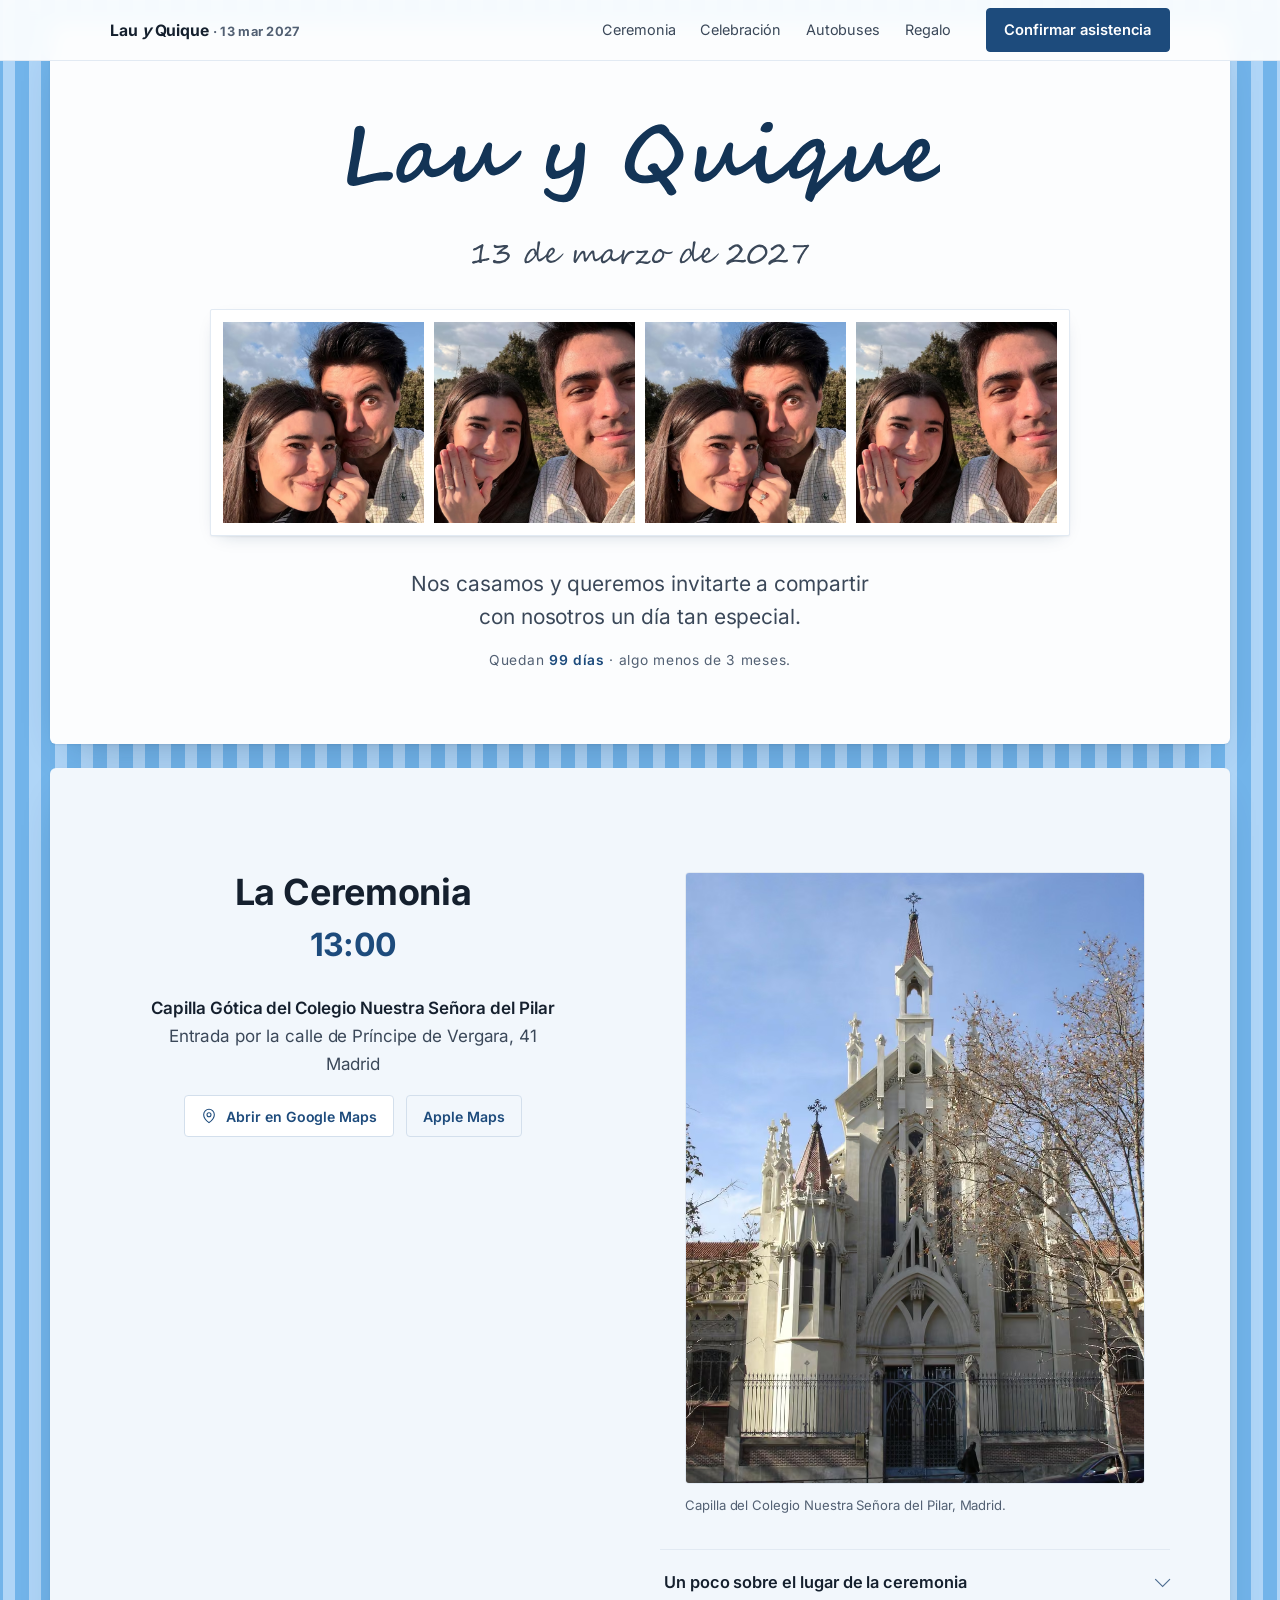
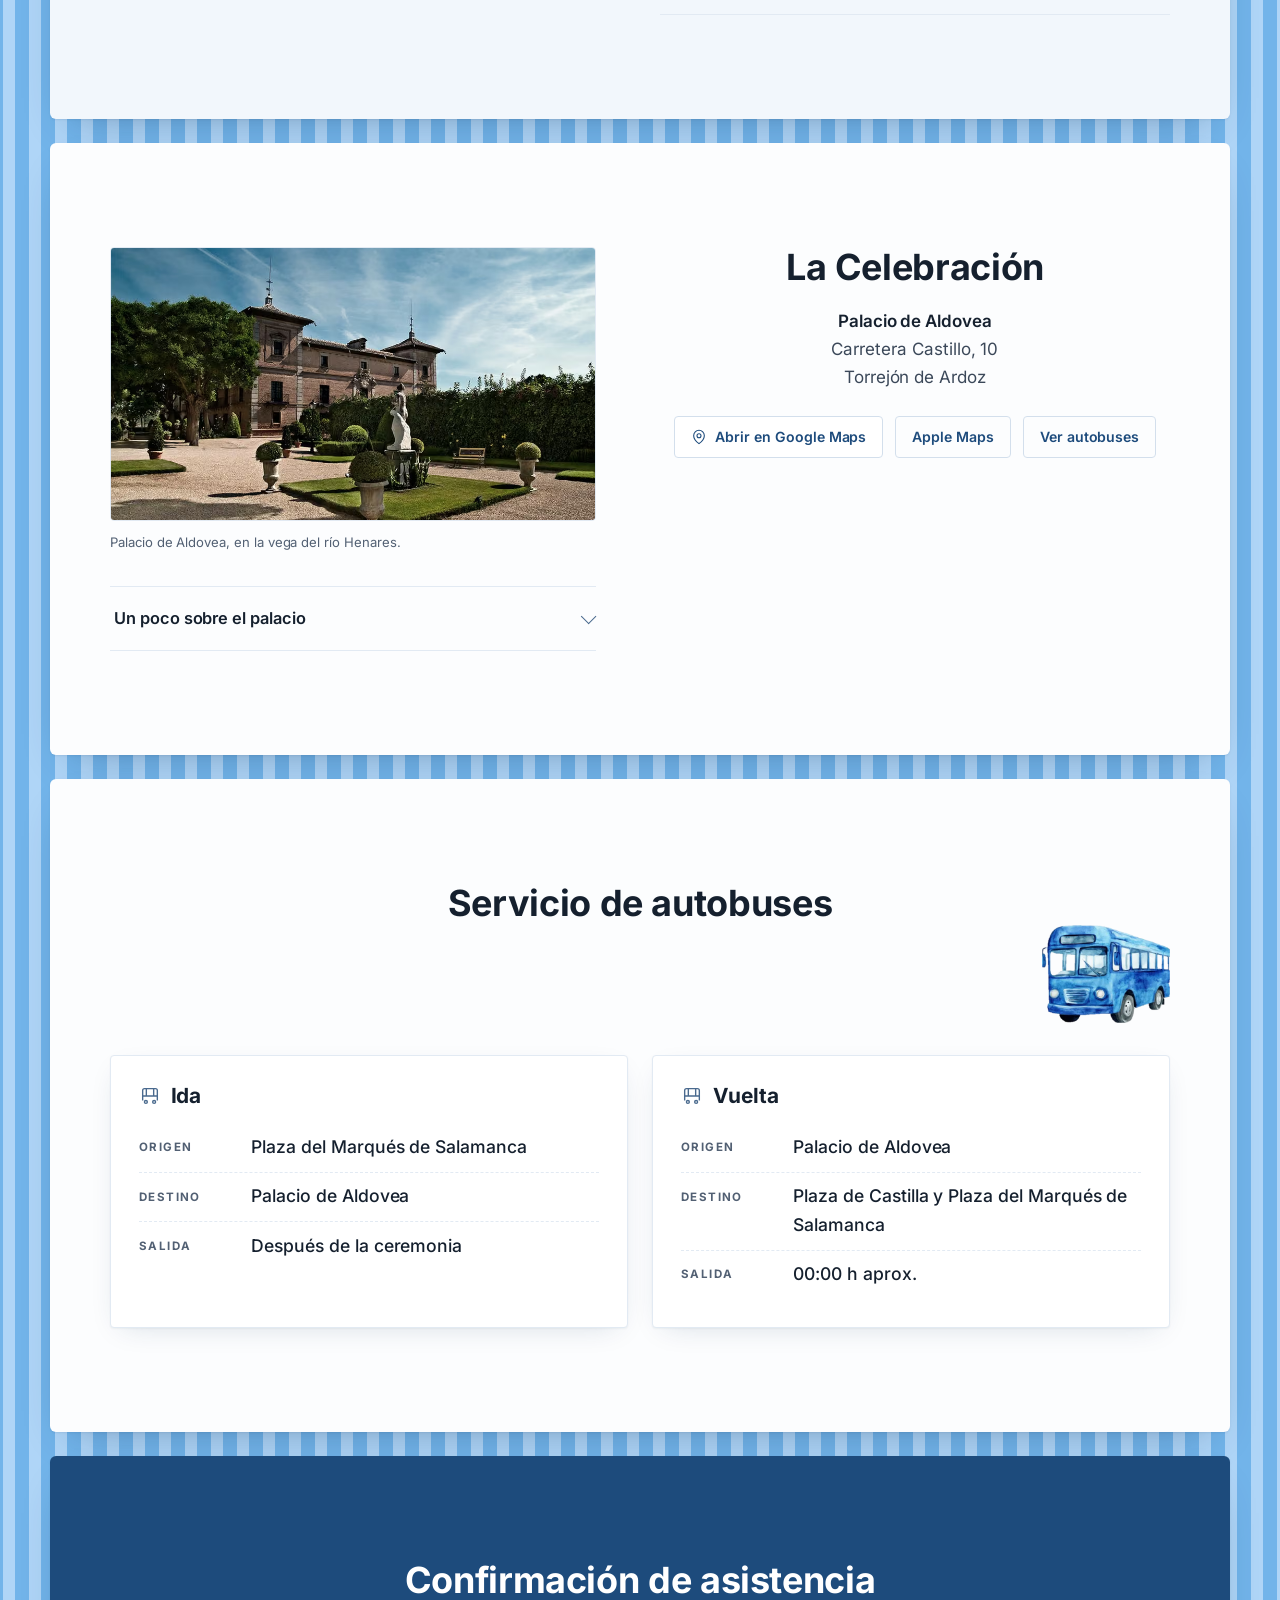
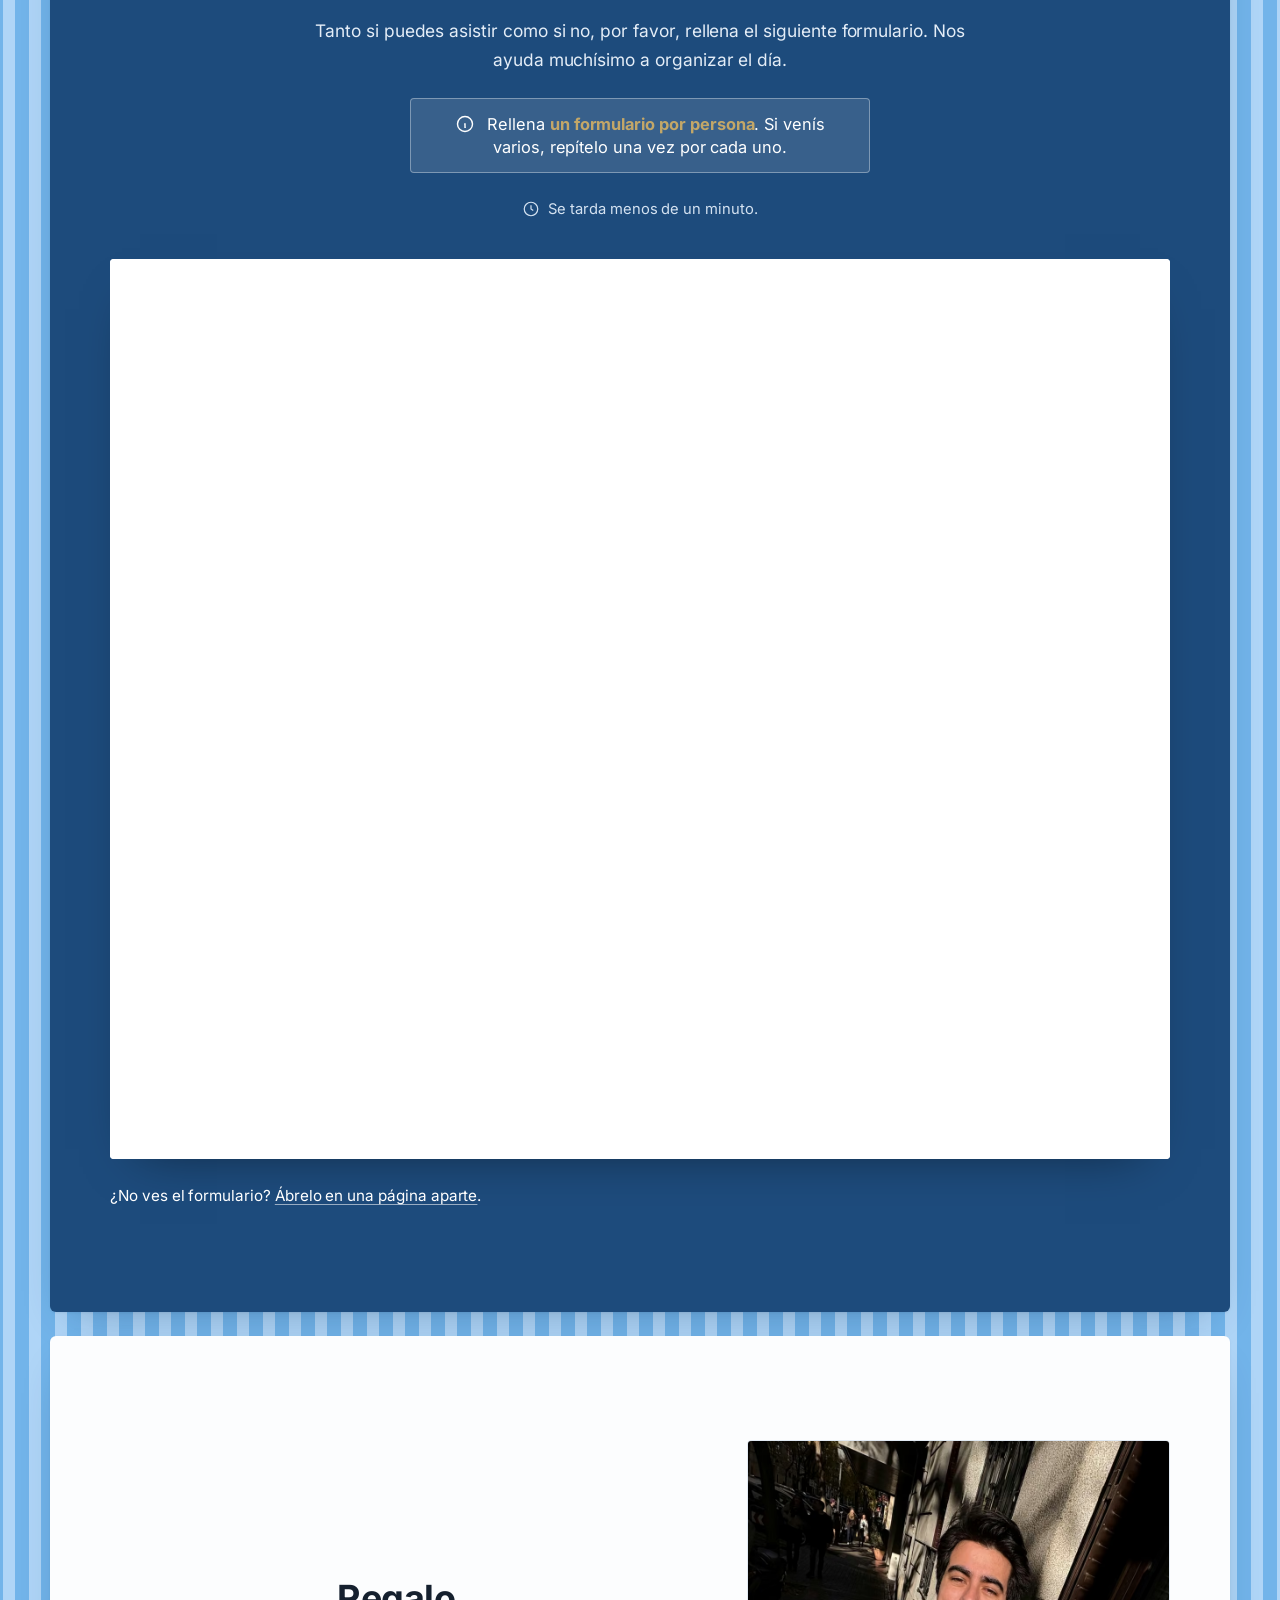
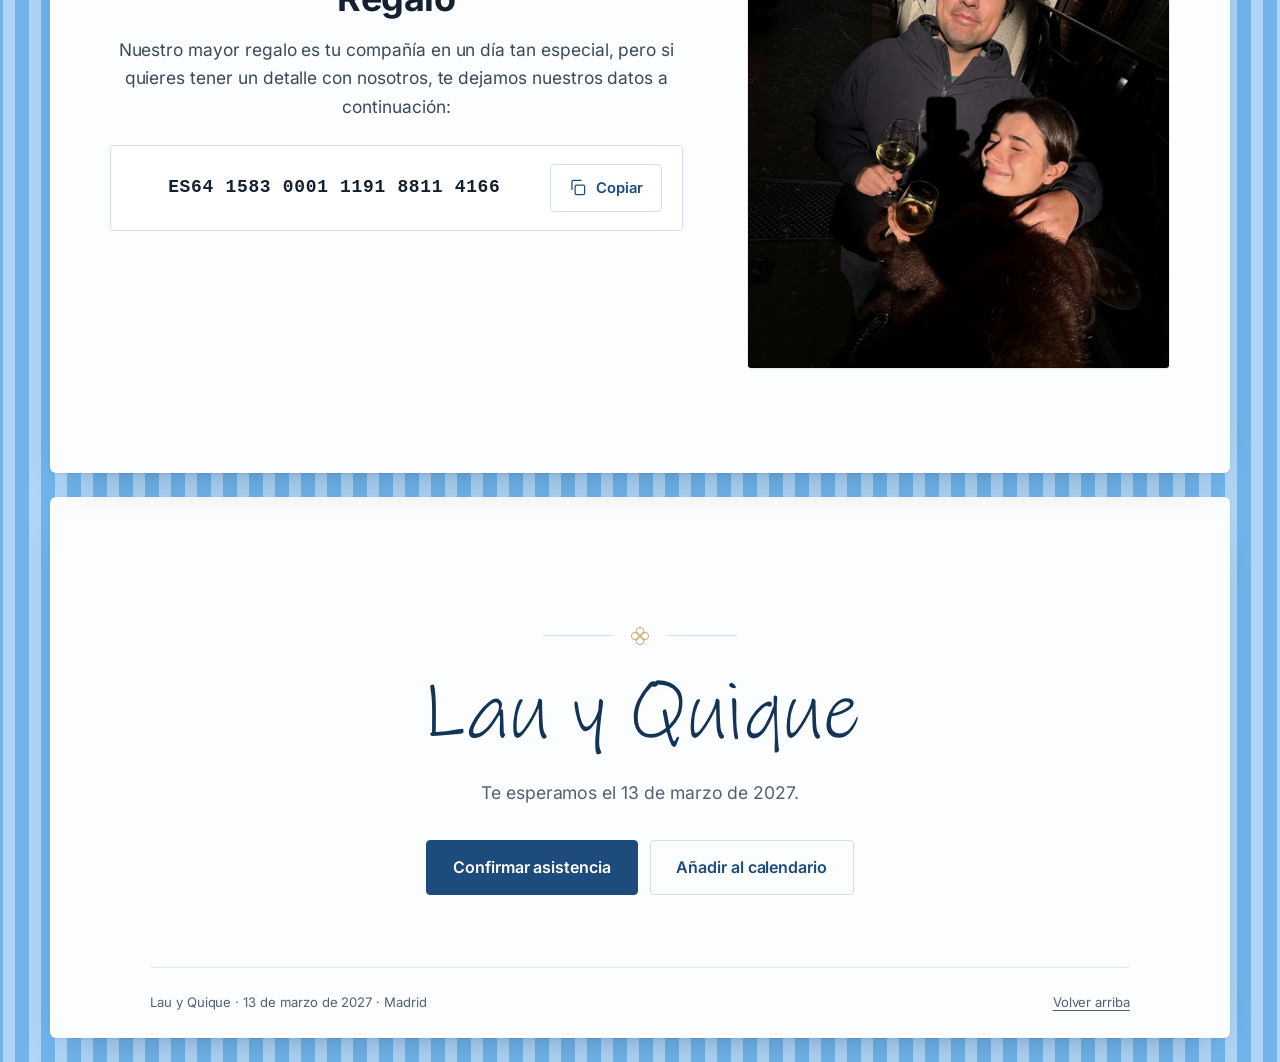
<file: index.html>
<!DOCTYPE html>
<html lang="es">
<head>
<meta charset="utf-8">
<meta name="viewport" content="width=device-width, initial-scale=1, viewport-fit=cover">
<title>Lau y Quique · 13 de marzo de 2027</title>
<meta name="description" content="Nos casamos el sábado 13 de marzo de 2027 en Madrid. Ceremonia a las 13:00 en la Capilla Gótica del Colegio Nuestra Señora del Pilar y celebración en el Palacio de Aldovea. Toda la información y confirmación de asistencia.">
<meta name="theme-color" content="#72B4EA">
<meta name="robots" content="noindex, nofollow">
<link rel="canonical" href="https://lauyquique.github.io/">

<!-- Vista previa al compartir por WhatsApp, correo o redes -->
<meta property="og:type" content="website">
<meta property="og:locale" content="es_ES">
<meta property="og:title" content="Lau y Quique · 13 de marzo de 2027">
<meta property="og:description" content="Nos casamos y queremos invitarte a compartir con nosotros un día tan especial.">
<meta property="og:image" content="assets/img/og-portada.jpg">
<meta property="og:image:width" content="1200">
<meta property="og:image:height" content="630">
<meta name="twitter:card" content="summary_large_image">

<link rel="icon" href="assets/img/favicon.svg" type="image/svg+xml">
<link rel="preload" href="assets/fonts/inter-latin.woff2" as="font" type="font/woff2" crossorigin>
<link rel="stylesheet" href="assets/css/estilo.css">

<!-- Datos estructurados: ayuda a que el buscador y el móvil entiendan el evento -->
<script type="application/ld+json">
{
  "@context": "https://schema.org",
  "@type": "Event",
  "name": "Boda de Lau y Quique",
  "startDate": "2027-03-13T13:00:00+01:00",
  "endDate": "2027-03-13T22:00:00+01:00",
  "eventAttendanceMode": "https://schema.org/OfflineEventAttendanceMode",
  "eventStatus": "https://schema.org/EventScheduled",
  "location": [
    {
      "@type": "Place",
      "name": "Capilla Gótica del Colegio Nuestra Señora del Pilar",
      "address": {
        "@type": "PostalAddress",
        "streetAddress": "Calle de Príncipe de Vergara, 41",
        "addressLocality": "Madrid",
        "addressCountry": "ES"
      }
    },
    {
      "@type": "Place",
      "name": "Palacio de Aldovea",
      "address": {
        "@type": "PostalAddress",
        "streetAddress": "Carretera Castillo, 10",
        "addressLocality": "Torrejón de Ardoz",
        "addressCountry": "ES"
      }
    }
  ]
}
</script>
</head>
<body>


<a class="saltar" href="#ceremonia">Ir directamente a la información principal</a>

<!-- ===================== BARRA SUPERIOR ===================== -->
<header class="barra" id="barra">
  <div class="contenedor barra__caja">
    <a class="barra__marca" href="#portada">Lau <em>y</em> Quique <span>· 13 mar 2027</span></a>
    <nav class="barra__nav" aria-label="Secciones de la web">
      <a href="#ceremonia">Ceremonia</a>
      <a href="#celebracion">Celebración</a>
      <a href="#autobuses">Autobuses</a>
      <a href="#regalo">Regalo</a>
    </nav>
    <a class="boton boton--principal" href="#confirmar">Confirmar<span class="barra__mas">&nbsp;asistencia</span></a>
  </div>
</header>

<main id="contenido">

<!-- ===================== 1. PORTADA =====================
     Composición de la diapositiva 1 del PowerPoint de la pareja:
     nombres y fecha en Segoe Script (convertidos a trazado), franja de fotos y frase. -->
<section class="portada" id="portada">
  <div class="contenedor">

    <h1 class="portada__nombres"><svg class="letra letra--nombres" viewBox="0 0 15415 3244" role="img" aria-label="Lau y Quique"><path fill="currentColor" d="M1334 2113Q1323 2128 1307.0 2139.0Q1291 2150 1273.0 2157.5Q1255 2165 1236.5 2168.5Q1218 2172 1203 2172H1052Q1006 2172 950.5 2180.0Q895 2188 838.0 2200.0Q781 2212 724.5 2227.0Q668 2242 619 2255Q538 2278 467.5 2295.0Q397 2312 346 2312Q302 2312 271.0 2300.5Q240 2289 220.5 2269.5Q201 2250 192.0 2225.0Q183 2200 183 2173Q183 2123 195.0 2050.5Q207 1978 223 1900Q227 1879 237.5 1818.5Q248 1758 261.5 1678.0Q275 1598 289.5 1507.0Q304 1416 317.0 1334.0Q330 1252 339.0 1187.5Q348 1123 351 1096Q356 1047 358.5 1003.0Q361 959 365.5 922.5Q370 886 378.0 857.0Q386 828 402.5 807.5Q419 787 446.0 776.5Q473 766 515 766Q553 766 577.0 779.0Q601 792 615.0 813.0Q629 834 634.5 860.5Q640 887 640 914Q640 924 634.0 960.5Q628 997 618.0 1050.5Q608 1104 595.5 1169.5Q583 1235 570.0 1303.0Q557 1371 545.5 1436.0Q534 1501 525 1553Q517 1601 504.5 1657.0Q492 1713 482 1770Q475 1812 467.5 1854.5Q460 1897 454.0 1935.0Q448 1973 444.5 2004.5Q441 2036 441 2056Q441 2067 443.0 2076.5Q445 2086 451 2086Q472 2086 506.0 2079.5Q540 2073 580.0 2063.0Q620 2053 662.5 2041.0Q705 2029 741 2018Q750 2016 775.0 2010.5Q800 2005 833.5 1998.0Q867 1991 904.5 1984.0Q942 1977 975.5 1971.0Q1009 1965 1035.0 1961.5Q1061 1958 1071 1958Q1085 1958 1122.0 1953.0Q1159 1948 1209 1948Q1289 1948 1325.0 1967.5Q1361 1987 1361 2036Q1361 2056 1354.5 2076.5Q1348 2097 1334 2113ZM2138 1456Q2138 1447 2134.5 1435.0Q2131 1423 2125.5 1412.5Q2120 1402 2113.0 1394.5Q2106 1387 2100 1387Q2034 1387 1979.5 1422.5Q1925 1458 1866 1519Q1833 1552 1795.5 1608.0Q1758 1664 1726.0 1727.0Q1694 1790 1673.0 1853.0Q1652 1916 1652 1964Q1652 1976 1653.5 1987.5Q1655 1999 1659.5 2008.0Q1664 2017 1672.0 2023.0Q1680 2029 1693 2029Q1731 2029 1779.0 2004.5Q1827 1980 1875.5 1940.5Q1924 1901 1969.5 1849.5Q2015 1798 2046 1744Q2084 1678 2111.0 1606.0Q2138 1534 2138 1456ZM3047 1559Q3047 1571 3042.5 1587.5Q3038 1604 3031.0 1620.5Q3024 1637 3015.5 1652.5Q3007 1668 2999 1679Q2994 1686 2983.0 1698.5Q2972 1711 2958.0 1726.5Q2944 1742 2926.5 1760.0Q2909 1778 2891 1796Q2833 1850 2773.5 1902.5Q2714 1955 2649.0 1995.5Q2584 2036 2513.0 2061.0Q2442 2086 2362 2086Q2328 2086 2293.0 2071.0Q2258 2056 2228.0 2030.0Q2198 2004 2175.5 1967.5Q2153 1931 2144 1889Q2126 1919 2097.0 1953.5Q2068 1988 2033.5 2022.0Q1999 2056 1962.0 2086.5Q1925 2117 1893 2139Q1871 2154 1839.5 2170.0Q1808 2186 1773.0 2199.5Q1738 2213 1702.5 2221.5Q1667 2230 1637 2230Q1589 2230 1553.0 2202.5Q1517 2175 1493.5 2135.0Q1470 2095 1458.5 2050.0Q1447 2005 1447 1969Q1447 1903 1466.5 1834.5Q1486 1766 1516.5 1701.0Q1547 1636 1584.5 1577.0Q1622 1518 1658 1472Q1696 1424 1749.0 1376.5Q1802 1329 1860.0 1291.5Q1918 1254 1974.5 1231.0Q2031 1208 2075 1208Q2099 1208 2124.5 1209.5Q2150 1211 2175.0 1214.0Q2200 1217 2223.0 1223.0Q2246 1229 2264 1238Q2276 1246 2290.5 1266.5Q2305 1287 2317.5 1310.5Q2330 1334 2339.0 1357.0Q2348 1380 2348 1393Q2348 1421 2339.5 1459.5Q2331 1498 2320.5 1540.0Q2310 1582 2301.0 1626.0Q2292 1670 2292 1710Q2292 1738 2300.0 1767.0Q2308 1796 2323.0 1819.5Q2338 1843 2359.0 1858.0Q2380 1873 2406 1873Q2465 1873 2523.0 1851.0Q2581 1829 2639.0 1790.5Q2697 1752 2755.0 1699.5Q2813 1647 2872 1586Q2874 1586 2888.0 1571.0Q2902 1556 2921.5 1538.0Q2941 1520 2962.5 1505.0Q2984 1490 3000 1490Q3029 1490 3038.0 1507.0Q3047 1524 3047 1559ZM4666 1428Q4666 1484 4626.5 1551.5Q4587 1619 4523.5 1687.0Q4460 1755 4381.5 1819.0Q4303 1883 4224.5 1932.5Q4146 1982 4076.0 2012.0Q4006 2042 3960 2042Q3896 2042 3851.5 2014.5Q3807 1987 3777.5 1941.5Q3748 1896 3731.0 1837.5Q3714 1779 3706 1717Q3691 1753 3666.0 1795.0Q3641 1837 3612.0 1878.0Q3583 1919 3553.5 1955.5Q3524 1992 3499 2018Q3464 2055 3422.0 2089.5Q3380 2124 3332.0 2150.0Q3284 2176 3230.5 2191.5Q3177 2207 3119 2207Q3070 2207 3032.5 2186.5Q2995 2166 2970.0 2133.0Q2945 2100 2932.5 2057.5Q2920 2015 2920 1972Q2920 1934 2926.5 1893.5Q2933 1853 2941.0 1811.5Q2949 1770 2956.5 1729.5Q2964 1689 2967 1651Q2969 1622 2971.0 1589.0Q2973 1556 2975.0 1522.5Q2977 1489 2980.5 1455.5Q2984 1422 2989 1393Q2993 1372 3000.5 1353.0Q3008 1334 3022.0 1319.5Q3036 1305 3057.5 1296.5Q3079 1288 3110 1288Q3173 1288 3198.5 1325.5Q3224 1363 3224 1439Q3224 1462 3221.0 1492.0Q3218 1522 3213.0 1554.5Q3208 1587 3201.5 1620.0Q3195 1653 3187 1683Q3170 1750 3155.0 1813.5Q3140 1877 3140 1927Q3140 1959 3151.5 1980.0Q3163 2001 3180 2001Q3223 2001 3269.5 1974.5Q3316 1948 3360.0 1908.5Q3404 1869 3443.5 1822.5Q3483 1776 3511 1737Q3537 1701 3563.5 1648.0Q3590 1595 3615.5 1536.5Q3641 1478 3665.0 1420.5Q3689 1363 3708 1319Q3734 1260 3768.0 1228.0Q3802 1196 3834 1196Q3872 1196 3890.0 1211.0Q3908 1226 3908 1266Q3908 1282 3904.0 1315.0Q3900 1348 3895.0 1384.5Q3890 1421 3886.0 1454.5Q3882 1488 3882 1505Q3882 1521 3882.5 1544.0Q3883 1567 3884.0 1591.5Q3885 1616 3887.5 1639.0Q3890 1662 3893 1678Q3897 1695 3906.0 1722.0Q3915 1749 3928.5 1774.5Q3942 1800 3958.0 1818.5Q3974 1837 3992 1837Q4044 1837 4102.5 1810.0Q4161 1783 4222.0 1739.5Q4283 1696 4344.5 1641.0Q4406 1586 4464 1531Q4488 1508 4511.5 1484.5Q4535 1461 4557.0 1442.5Q4579 1424 4598.0 1412.0Q4617 1400 4631 1400Q4647 1400 4656.5 1410.0Q4666 1420 4666 1428ZM6298 1344Q6298 1366 6295.0 1405.5Q6292 1445 6288.5 1489.0Q6285 1533 6281.5 1574.5Q6278 1616 6277 1642Q6274 1706 6266.5 1775.0Q6259 1844 6248.5 1913.5Q6238 1983 6224.0 2051.5Q6210 2120 6195 2182Q6183 2232 6167.0 2283.5Q6151 2335 6131.5 2384.5Q6112 2434 6089.0 2480.5Q6066 2527 6041 2566Q5935 2729 5739 2729Q5616 2729 5496 2682Q5454 2666 5408.5 2640.0Q5363 2614 5326.0 2585.0Q5289 2556 5265.0 2525.5Q5241 2495 5241 2468Q5241 2450 5244.0 2431.5Q5247 2413 5255.0 2398.0Q5263 2383 5276.5 2373.5Q5290 2364 5312 2364Q5328 2364 5340.0 2371.0Q5352 2378 5363 2389Q5401 2429 5441.0 2457.5Q5481 2486 5525.5 2504.5Q5570 2523 5620.5 2531.5Q5671 2540 5729 2540Q5762 2540 5792.0 2519.5Q5822 2499 5848.0 2464.5Q5874 2430 5896.5 2385.5Q5919 2341 5937.0 2292.0Q5955 2243 5968.5 2193.0Q5982 2143 5991 2099Q6002 2047 6008.0 1996.0Q6014 1945 6020 1885Q5989 1911 5948.5 1939.5Q5908 1968 5863.5 1995.5Q5819 2023 5771.5 2048.0Q5724 2073 5677.5 2092.0Q5631 2111 5588.0 2122.5Q5545 2134 5510 2134Q5453 2134 5411.5 2110.5Q5370 2087 5343.0 2049.5Q5316 2012 5303.0 1964.0Q5290 1916 5290 1867Q5290 1834 5295.0 1791.5Q5300 1749 5307.5 1705.5Q5315 1662 5325.0 1620.5Q5335 1579 5345 1547Q5347 1542 5354.0 1519.5Q5361 1497 5369.0 1469.5Q5377 1442 5384.5 1417.5Q5392 1393 5394 1386Q5406 1350 5418.5 1323.0Q5431 1296 5449.0 1277.5Q5467 1259 5493.0 1249.5Q5519 1240 5557 1240Q5584 1240 5605.0 1251.0Q5626 1262 5638 1286Q5650 1309 5652.0 1329.0Q5654 1349 5654 1370Q5654 1378 5643.0 1403.0Q5632 1428 5618.0 1457.0Q5604 1486 5591.0 1511.0Q5578 1536 5575 1544Q5545 1617 5525.5 1674.5Q5506 1732 5506 1792Q5506 1821 5512.0 1845.5Q5518 1870 5527.0 1888.0Q5536 1906 5547.5 1916.0Q5559 1926 5571 1926Q5604 1926 5648.5 1913.5Q5693 1901 5741.5 1878.5Q5790 1856 5839.0 1825.0Q5888 1794 5929.0 1757.0Q5970 1720 6000.0 1679.0Q6030 1638 6040 1596Q6043 1586 6044.5 1564.5Q6046 1543 6047.0 1515.5Q6048 1488 6049.0 1456.5Q6050 1425 6052.0 1396.5Q6054 1368 6056.5 1344.0Q6059 1320 6063 1307Q6080 1253 6108.0 1225.0Q6136 1197 6181 1197Q6218 1197 6241.0 1206.0Q6264 1215 6276.5 1233.0Q6289 1251 6293.5 1278.5Q6298 1306 6298 1344ZM8825 1506Q8825 1564 8808.5 1618.5Q8792 1673 8764.0 1724.0Q8736 1775 8700.5 1821.0Q8665 1867 8627 1907Q8574 1963 8515.5 2005.0Q8457 2047 8394 2085Q8415 2108 8441.0 2141.5Q8467 2175 8495.0 2212.5Q8523 2250 8549.5 2288.5Q8576 2327 8597.0 2361.0Q8618 2395 8630.5 2422.0Q8643 2449 8643 2462Q8643 2483 8626.0 2500.5Q8609 2518 8586.0 2530.5Q8563 2543 8540.5 2550.0Q8518 2557 8507 2557Q8472 2557 8446.5 2539.5Q8421 2522 8408 2507Q8394 2477 8372.5 2442.0Q8351 2407 8327.5 2371.5Q8304 2336 8280.5 2303.0Q8257 2270 8237.5 2245.0Q8218 2220 8206.0 2204.5Q8194 2189 8193 2189Q8182 2189 8150.0 2197.5Q8118 2206 8070.5 2216.0Q8023 2226 7962.0 2234.5Q7901 2243 7832 2243Q7775 2243 7714.5 2232.5Q7654 2222 7596.5 2199.5Q7539 2177 7488.5 2142.5Q7438 2108 7399.5 2060.0Q7361 2012 7339.0 1950.5Q7317 1889 7317 1812Q7317 1722 7341.0 1627.0Q7365 1532 7408.0 1438.5Q7451 1345 7509.5 1256.0Q7568 1167 7637.5 1087.5Q7707 1008 7784.5 941.0Q7862 874 7941.5 825.5Q8021 777 8101.0 750.0Q8181 723 8255 723Q8283 723 8318.0 739.5Q8353 756 8385.0 783.0Q8417 810 8440.5 845.0Q8464 880 8469 916Q8538 970 8602.5 1042.0Q8667 1114 8716.5 1193.5Q8766 1273 8795.5 1354.0Q8825 1435 8825 1506ZM8187 957Q8160 957 8132.0 961.0Q8104 965 8080 978Q8013 1013 7949.0 1068.5Q7885 1124 7828.0 1192.0Q7771 1260 7723.0 1337.5Q7675 1415 7640.5 1494.0Q7606 1573 7587.0 1650.5Q7568 1728 7568 1796Q7568 1866 7592.5 1913.0Q7617 1960 7654.5 1988.5Q7692 2017 7737.0 2029.5Q7782 2042 7823 2042Q7831 2042 7854.5 2041.0Q7878 2040 7909.5 2037.5Q7941 2035 7976.5 2030.0Q8012 2025 8045 2018Q8027 1996 8003.5 1973.0Q7980 1950 7958.5 1928.5Q7937 1907 7922.0 1888.5Q7907 1870 7907 1857Q7907 1820 7927.0 1795.0Q7947 1770 7975.0 1755.0Q8003 1740 8032.0 1733.5Q8061 1727 8080 1727Q8109 1727 8134.0 1743.5Q8159 1760 8176 1800Q8185 1821 8201.0 1842.5Q8217 1864 8233.0 1882.0Q8249 1900 8262.0 1911.5Q8275 1923 8278 1923Q8306 1923 8340.5 1902.5Q8375 1882 8410.5 1848.0Q8446 1814 8479.5 1770.0Q8513 1726 8539.0 1680.0Q8565 1634 8581.0 1588.5Q8597 1543 8597 1507Q8597 1447 8572.0 1382.5Q8547 1318 8508.0 1257.0Q8469 1196 8421.0 1141.5Q8373 1087 8327.5 1046.0Q8282 1005 8244.0 981.0Q8206 957 8187 957ZM10859 1428Q10859 1484 10819.5 1551.5Q10780 1619 10716.5 1687.0Q10653 1755 10574.5 1819.0Q10496 1883 10417.5 1932.5Q10339 1982 10269.0 2012.0Q10199 2042 10153 2042Q10089 2042 10044.5 2014.5Q10000 1987 9970.5 1941.5Q9941 1896 9924.0 1837.5Q9907 1779 9899 1717Q9884 1753 9859.0 1795.0Q9834 1837 9805.0 1878.0Q9776 1919 9746.5 1955.5Q9717 1992 9692 2018Q9657 2055 9615.0 2089.5Q9573 2124 9525.0 2150.0Q9477 2176 9423.5 2191.5Q9370 2207 9312 2207Q9263 2207 9225.5 2186.5Q9188 2166 9163.0 2133.0Q9138 2100 9125.5 2057.5Q9113 2015 9113 1972Q9113 1934 9119.5 1893.5Q9126 1853 9134.0 1811.5Q9142 1770 9149.5 1729.5Q9157 1689 9160 1651Q9162 1622 9164.0 1589.0Q9166 1556 9168.0 1522.5Q9170 1489 9173.5 1455.5Q9177 1422 9182 1393Q9186 1372 9193.5 1353.0Q9201 1334 9215.0 1319.5Q9229 1305 9250.5 1296.5Q9272 1288 9303 1288Q9366 1288 9391.5 1325.5Q9417 1363 9417 1439Q9417 1462 9414.0 1492.0Q9411 1522 9406.0 1554.5Q9401 1587 9394.5 1620.0Q9388 1653 9380 1683Q9363 1750 9348.0 1813.5Q9333 1877 9333 1927Q9333 1959 9344.5 1980.0Q9356 2001 9373 2001Q9416 2001 9462.5 1974.5Q9509 1948 9553.0 1908.5Q9597 1869 9636.5 1822.5Q9676 1776 9704 1737Q9730 1701 9756.5 1648.0Q9783 1595 9808.5 1536.5Q9834 1478 9858.0 1420.5Q9882 1363 9901 1319Q9927 1260 9961.0 1228.0Q9995 1196 10027 1196Q10065 1196 10083.0 1211.0Q10101 1226 10101 1266Q10101 1282 10097.0 1315.0Q10093 1348 10088.0 1384.5Q10083 1421 10079.0 1454.5Q10075 1488 10075 1505Q10075 1521 10075.5 1544.0Q10076 1567 10077.0 1591.5Q10078 1616 10080.5 1639.0Q10083 1662 10086 1678Q10090 1695 10099.0 1722.0Q10108 1749 10121.5 1774.5Q10135 1800 10151.0 1818.5Q10167 1837 10185 1837Q10237 1837 10295.5 1810.0Q10354 1783 10415.0 1739.5Q10476 1696 10537.5 1641.0Q10599 1586 10657 1531Q10681 1508 10704.5 1484.5Q10728 1461 10750.0 1442.5Q10772 1424 10791.0 1412.0Q10810 1400 10824 1400Q10840 1400 10849.5 1410.0Q10859 1420 10859 1428ZM11123 767Q11123 800 11113.0 829.5Q11103 859 11084 885Q11046 938 10967 938Q10939 938 10910.0 933.0Q10881 928 10858.0 919.0Q10835 910 10820.0 896.0Q10805 882 10805 864Q10805 833 10821.0 798.5Q10837 764 10862.5 734.5Q10888 705 10918.5 685.5Q10949 666 10977 666Q11012 666 11039.0 670.5Q11066 675 11084.5 686.0Q11103 697 11113.0 717.0Q11123 737 11123 767ZM11745 1590Q11745 1613 11727.5 1648.5Q11710 1684 11679.5 1727.5Q11649 1771 11607.0 1820.5Q11565 1870 11516 1922Q11463 1979 11401.0 2034.0Q11339 2089 11269 2140Q11200 2190 11133.0 2217.5Q11066 2245 11006 2245Q10936 2245 10884.5 2221.5Q10833 2198 10796.5 2157.5Q10760 2117 10737.0 2064.5Q10714 2012 10700.5 1953.5Q10687 1895 10682.0 1835.0Q10677 1775 10677 1721Q10677 1700 10680.0 1658.0Q10683 1616 10688.5 1569.5Q10694 1523 10700.5 1479.5Q10707 1436 10714 1411Q10729 1362 10783 1318Q10835 1276 10899 1276Q10964 1276 10964 1354Q10964 1391 10957.5 1432.5Q10951 1474 10943 1514Q10930 1587 10925.0 1645.5Q10920 1704 10920 1749Q10920 1800 10926.0 1848.0Q10932 1896 10943.5 1933.5Q10955 1971 10972.5 1994.0Q10990 2017 11014 2017Q11044 2017 11076.0 2011.5Q11108 2006 11153 1982Q11239 1935 11336 1855Q11370 1827 11413.5 1788.5Q11457 1750 11500.0 1709.5Q11543 1669 11581.0 1630.0Q11619 1591 11641 1563Q11644 1558 11649.5 1550.5Q11655 1543 11662.0 1535.0Q11669 1527 11677.5 1521.5Q11686 1516 11694 1516Q11710 1516 11717.5 1520.5Q11725 1525 11734 1548Q11745 1573 11745 1590ZM12215 1626Q12237 1597 12251.5 1554.5Q12266 1512 12270 1461Q12248 1450 12230.5 1432.0Q12213 1414 12213 1382Q12213 1360 12219.5 1336.5Q12226 1313 12226 1305Q12226 1293 12220 1293Q12191 1293 12125.5 1333.5Q12060 1374 11976 1452Q11962 1465 11939.0 1492.5Q11916 1520 11890.0 1556.0Q11864 1592 11837.5 1633.5Q11811 1675 11790.0 1716.5Q11769 1758 11755.5 1796.0Q11742 1834 11742 1863Q11742 1899 11753.5 1914.0Q11765 1929 11782 1929Q11798 1929 11822.0 1919.5Q11846 1910 11873.0 1896.5Q11900 1883 11927.0 1866.5Q11954 1850 11975 1837Q11995 1825 12029.0 1798.0Q12063 1771 12099.5 1739.5Q12136 1708 12168.0 1677.5Q12200 1647 12215 1626ZM13083 1578Q13083 1623 13043.5 1683.5Q13004 1744 12941.0 1815.0Q12878 1886 12798.5 1964.0Q12719 2042 12639 2122Q12634 2127 12606.0 2154.5Q12578 2182 12538.5 2221.0Q12499 2260 12453.5 2304.5Q12408 2349 12369.0 2387.5Q12330 2426 12303.0 2453.5Q12276 2481 12272 2485Q12254 2505 12243.0 2514.0Q12232 2523 12225.0 2530.5Q12218 2538 12213.0 2547.0Q12208 2556 12201 2575Q12193 2598 12183.5 2621.5Q12174 2645 12163.0 2665.5Q12152 2686 12138.5 2701.5Q12125 2717 12109 2724Q12087 2719 12059.5 2707.0Q12032 2695 12008.0 2678.0Q11984 2661 11968.0 2639.5Q11952 2618 11952 2593Q11952 2571 11960.5 2532.0Q11969 2493 11982.5 2444.0Q11996 2395 12013.0 2339.5Q12030 2284 12048 2230Q12053 2216 12063.5 2187.0Q12074 2158 12087.0 2121.0Q12100 2084 12114.5 2043.5Q12129 2003 12142.0 1967.0Q12155 1931 12165.0 1903.0Q12175 1875 12179 1862Q12137 1901 12082.5 1947.0Q12028 1993 11966.5 2032.5Q11905 2072 11838.5 2098.5Q11772 2125 11706 2125Q11625 2125 11579.5 2072.0Q11534 2019 11534 1908Q11534 1799 11604 1655Q11636 1588 11680.0 1522.0Q11724 1456 11781 1388Q11835 1324 11894.0 1272.5Q11953 1221 12016 1179Q12081 1135 12143.5 1115.5Q12206 1096 12266 1096Q12299 1096 12328.0 1108.5Q12357 1121 12380.0 1141.5Q12403 1162 12419.0 1189.5Q12435 1217 12441 1247Q12434 1269 12434 1289Q12434 1300 12438.0 1314.0Q12442 1328 12449 1348Q12462 1374 12467.5 1395.0Q12473 1416 12473 1432Q12473 1440 12466.0 1469.0Q12459 1498 12450.5 1531.0Q12442 1564 12434.0 1592.5Q12426 1621 12424 1629Q12413 1663 12392.5 1738.5Q12372 1814 12338 1926Q12334 1939 12326.5 1964.5Q12319 1990 12309.5 2021.5Q12300 2053 12289.5 2087.0Q12279 2121 12270.0 2150.5Q12261 2180 12254.5 2201.5Q12248 2223 12246 2230Q12282 2198 12322.5 2164.0Q12363 2130 12402.0 2097.5Q12441 2065 12477.0 2034.5Q12513 2004 12541 1980Q12632 1899 12714.5 1822.5Q12797 1746 12869 1674Q12892 1650 12921.0 1620.5Q12950 1591 12994 1543Q13009 1529 13022.0 1521.5Q13035 1514 13052 1514Q13057 1514 13062.5 1516.0Q13068 1518 13072.5 1525.0Q13077 1532 13080.0 1544.5Q13083 1557 13083 1578ZM14709 1428Q14709 1484 14669.5 1551.5Q14630 1619 14566.5 1687.0Q14503 1755 14424.5 1819.0Q14346 1883 14267.5 1932.5Q14189 1982 14119.0 2012.0Q14049 2042 14003 2042Q13939 2042 13894.5 2014.5Q13850 1987 13820.5 1941.5Q13791 1896 13774.0 1837.5Q13757 1779 13749 1717Q13734 1753 13709.0 1795.0Q13684 1837 13655.0 1878.0Q13626 1919 13596.5 1955.5Q13567 1992 13542 2018Q13507 2055 13465.0 2089.5Q13423 2124 13375.0 2150.0Q13327 2176 13273.5 2191.5Q13220 2207 13162 2207Q13113 2207 13075.5 2186.5Q13038 2166 13013.0 2133.0Q12988 2100 12975.5 2057.5Q12963 2015 12963 1972Q12963 1934 12969.5 1893.5Q12976 1853 12984.0 1811.5Q12992 1770 12999.5 1729.5Q13007 1689 13010 1651Q13012 1622 13014.0 1589.0Q13016 1556 13018.0 1522.5Q13020 1489 13023.5 1455.5Q13027 1422 13032 1393Q13036 1372 13043.5 1353.0Q13051 1334 13065.0 1319.5Q13079 1305 13100.5 1296.5Q13122 1288 13153 1288Q13216 1288 13241.5 1325.5Q13267 1363 13267 1439Q13267 1462 13264.0 1492.0Q13261 1522 13256.0 1554.5Q13251 1587 13244.5 1620.0Q13238 1653 13230 1683Q13213 1750 13198.0 1813.5Q13183 1877 13183 1927Q13183 1959 13194.5 1980.0Q13206 2001 13223 2001Q13266 2001 13312.5 1974.5Q13359 1948 13403.0 1908.5Q13447 1869 13486.5 1822.5Q13526 1776 13554 1737Q13580 1701 13606.5 1648.0Q13633 1595 13658.5 1536.5Q13684 1478 13708.0 1420.5Q13732 1363 13751 1319Q13777 1260 13811.0 1228.0Q13845 1196 13877 1196Q13915 1196 13933.0 1211.0Q13951 1226 13951 1266Q13951 1282 13947.0 1315.0Q13943 1348 13938.0 1384.5Q13933 1421 13929.0 1454.5Q13925 1488 13925 1505Q13925 1521 13925.5 1544.0Q13926 1567 13927.0 1591.5Q13928 1616 13930.5 1639.0Q13933 1662 13936 1678Q13940 1695 13949.0 1722.0Q13958 1749 13971.5 1774.5Q13985 1800 14001.0 1818.5Q14017 1837 14035 1837Q14087 1837 14145.5 1810.0Q14204 1783 14265.0 1739.5Q14326 1696 14387.5 1641.0Q14449 1586 14507 1531Q14531 1508 14554.5 1484.5Q14578 1461 14600.0 1442.5Q14622 1424 14641.0 1412.0Q14660 1400 14674 1400Q14690 1400 14699.5 1410.0Q14709 1420 14709 1428ZM14966 1355Q14966 1333 14961.5 1313.0Q14957 1293 14947 1288Q14913 1288 14874.5 1317.0Q14836 1346 14801.0 1399.5Q14766 1453 14738.5 1528.5Q14711 1604 14698 1696Q14745 1661 14792.5 1622.5Q14840 1584 14878.5 1542.0Q14917 1500 14941.5 1453.5Q14966 1407 14966 1355ZM15746 1539Q15746 1557 15719 1605Q15667 1680 15603.5 1753.5Q15540 1827 15468.0 1893.0Q15396 1959 15318.0 2015.5Q15240 2072 15160.0 2113.0Q15080 2154 15000.5 2177.5Q14921 2201 14845 2201Q14674 2201 14578.5 2104.5Q14483 2008 14483 1813Q14483 1735 14494.0 1659.5Q14505 1584 14530.5 1510.5Q14556 1437 14597.0 1366.0Q14638 1295 14698 1228Q14720 1203 14749.5 1180.0Q14779 1157 14812.5 1139.0Q14846 1121 14882.5 1110.0Q14919 1099 14955 1099Q15008 1099 15046.5 1119.0Q15085 1139 15110.0 1172.5Q15135 1206 15147.0 1249.5Q15159 1293 15159 1341Q15159 1430 15093.0 1525.5Q15027 1621 14910 1721Q14872 1753 14822.0 1790.5Q14772 1828 14710 1875Q14712 1900 14724.5 1922.0Q14737 1944 14758.5 1960.5Q14780 1977 14810.0 1986.5Q14840 1996 14878 1996Q14927 1996 14982.0 1983.5Q15037 1971 15091.0 1950.0Q15145 1929 15196.0 1901.5Q15247 1874 15289 1844Q15363 1791 15431.5 1729.5Q15500 1668 15564 1604L15617 1551Q15672 1502 15711 1502Q15731 1502 15738.5 1515.5Q15746 1529 15746 1539Z"/></svg></h1>

    <p class="portada__fecha"><time datetime="2027-03-13"><svg class="letra letra--fecha" viewBox="0 0 24199 3244" role="img" aria-label="13 de marzo de 2027"><path fill="currentColor" d="M1378 1933Q1378 1972 1364 1980Q1310 2008 1244.0 2021.0Q1178 2034 1108.5 2043.5Q1039 2053 970.5 2065.0Q902 2077 842 2103Q842 2113 844.0 2132.0Q846 2151 846 2162Q846 2214 715 2214Q703 2213 693.5 2202.5Q684 2192 675.0 2180.0Q666 2168 657.5 2159.0Q649 2150 639 2152Q624 2152 530 2179Q482 2192 453.0 2200.5Q424 2209 412 2214Q290 2253 242 2253Q201 2253 176 2230Q141 2195 141 2162Q141 2113 215 2090Q288 2066 389 2048Q453 2035 520.0 2021.0Q587 2007 641 1982Q645 1921 649.0 1870.0Q653 1819 658 1776Q663 1733 669.5 1675.0Q676 1617 686 1544Q705 1399 719 1301Q726 1252 732.0 1207.5Q738 1163 743 1122Q685 1122 582 1192Q547 1215 519.0 1230.5Q491 1246 471 1256Q432 1275 358 1296Q300 1312 260 1312Q233 1312 224.0 1295.0Q215 1278 215 1249Q215 1201 244 1186Q281 1167 348 1139Q383 1124 404.0 1115.0Q425 1106 432 1102Q475 1081 513.5 1060.5Q552 1040 587 1020Q622 1000 673.0 969.5Q724 939 791 899Q870 852 887 852Q919 852 941 895Q965 939 965 973Q965 1001 936 1030Q912 1133 891.0 1238.0Q870 1343 851 1454Q815 1675 815 1808Q815 1814 814.5 1824.0Q814 1834 813.5 1846.5Q813 1859 812.5 1872.5Q812 1886 812 1898Q812 1915 813.5 1928.0Q815 1941 817 1951Q890 1948 1036 1908Q1103 1890 1148.5 1879.5Q1194 1869 1219 1865Q1255 1860 1288.5 1857.5Q1322 1855 1354 1855Q1378 1902 1378 1933ZM2839 1698Q2839 1736 2801 1812Q2782 1850 2766.0 1878.0Q2750 1906 2736 1925Q2705 1966 2648 2017Q2592 2067 2550 2091Q2493 2123 2424.5 2149.5Q2356 2176 2274 2198Q2110 2240 1976 2240Q1949 2240 1915.5 2237.5Q1882 2235 1842 2230Q1762 2221 1704 2203Q1686 2198 1672.0 2186.0Q1658 2174 1648.5 2158.0Q1639 2142 1633.5 2123.0Q1628 2104 1628 2085Q1628 2037 1654.5 2008.5Q1681 1980 1727 1980Q1731 1980 1742.0 1985.0Q1753 1990 1777 2000Q1801 2010 1811.0 2014.5Q1821 2019 1831 2023Q1939 2066 2019 2066Q2121 2066 2294 2027Q2425 2000 2517 1923Q2665 1799 2665 1724Q2665 1615 2552 1580Q2439 1544 2296 1544Q2101 1544 1970 1618Q1897 1618 1897 1575Q1897 1559 1908 1529Q1918 1502 1933 1487Q1946 1474 1969.0 1454.0Q1992 1434 2026 1405Q2117 1323 2212.5 1245.5Q2308 1168 2411 1095Q2404 1094 2395.5 1093.5Q2387 1093 2376 1093Q2322 1093 2254.5 1100.0Q2187 1107 2117.0 1115.5Q2047 1124 1979.5 1131.0Q1912 1138 1858 1138Q1777 1138 1731.5 1098.5Q1686 1059 1686 981Q1686 950 1706.5 926.5Q1727 903 1757 903Q1779 903 1811 926Q1827 937 1841.0 945.5Q1855 954 1866 959Q1891 970 1940 970Q2011 970 2200 952Q2243 947 2296.5 942.5Q2350 938 2415 933Q2480 928 2525.5 925.5Q2571 923 2597 923Q2720 923 2720 1003Q2720 1058 2681 1091Q2653 1113 2614.0 1139.5Q2575 1166 2523 1197Q2471 1228 2430.0 1253.5Q2389 1279 2358 1301Q2327 1323 2299.0 1350.0Q2271 1377 2245 1409Q2300 1405 2341.5 1403.0Q2383 1401 2411 1401Q2511 1401 2583 1421Q2669 1447 2717 1483Q2763 1517 2818 1595Q2839 1622 2839 1698ZM5560 1540Q5560 1565 5548 1589Q5526 1633 5447 1724Q5409 1769 5366.0 1812.5Q5323 1856 5275 1901Q5227 1946 5182.0 1982.0Q5137 2018 5094 2047Q5009 2105 4958 2105Q4938 2105 4907 2091Q4844 2062 4807 1985Q4771 1908 4756.0 1824.0Q4741 1740 4731 1636Q4606 1869 4407 2050Q4207 2232 3993 2232Q3934 2232 3903 2169Q3872 2107 3872 2040Q3872 1950 3887 1906Q3929 1778 3983.5 1666.0Q4038 1554 4116 1446Q4167 1376 4232 1306Q4298 1236 4356 1206Q4428 1167 4563 1167Q4610 1167 4643 1219Q4676 1271 4693 1340Q4710 1413 4710 1454Q4725 1405 4737.0 1354.5Q4749 1304 4758.0 1250.0Q4767 1196 4774.5 1136.5Q4782 1077 4788 1009Q4790 991 4792.0 963.0Q4794 935 4797 897Q4803 819 4809.0 765.5Q4815 712 4825 696Q4849 655 4909 655Q4939 655 4968 668Q4999 680 4999 702Q4999 714 4994.5 741.0Q4990 768 4982 811Q4974 854 4960.5 917.5Q4947 981 4931 1069Q4930 1079 4925.0 1109.0Q4920 1139 4914.0 1172.5Q4908 1206 4903.0 1234.5Q4898 1263 4897 1270Q4884 1351 4876.0 1422.0Q4868 1493 4868 1566Q4868 1624 4871 1703Q4874 1783 4886 1858Q4898 1933 4921 1933Q5003 1933 5119 1858Q5234 1782 5341 1684Q5448 1586 5531 1497Q5537 1491 5542 1491Q5553 1491 5556.5 1507.5Q5560 1524 5560 1540ZM4628 1603Q4602 1597 4588.5 1577.0Q4575 1557 4575 1532Q4575 1512 4581 1473Q4587 1434 4587 1413Q4587 1395 4577.5 1372.5Q4568 1350 4553.0 1330.5Q4538 1311 4519.5 1297.5Q4501 1284 4483 1284Q4430 1284 4339 1395Q4293 1452 4254.5 1504.0Q4216 1556 4184 1607Q4149 1662 4124.5 1708.0Q4100 1754 4083 1790Q4024 1917 4024 1990Q4024 2083 4087 2083Q4143 2083 4241 2018Q4342 1949 4397 1894Q4454 1834 4492.0 1793.0Q4530 1752 4552 1727Q4574 1702 4592.5 1671.0Q4611 1640 4628 1603ZM6654 1540Q6654 1555 6632 1593Q6580 1668 6515.5 1743.0Q6451 1818 6378.5 1885.5Q6306 1953 6227.5 2011.5Q6149 2070 6069.0 2112.5Q5989 2155 5909.5 2178.0Q5830 2201 5756 2200Q5596 2200 5507.5 2107.0Q5419 2014 5419 1826Q5419 1669 5467.5 1521.0Q5516 1373 5633 1236Q5655 1212 5682.5 1190.0Q5710 1168 5740.5 1151.0Q5771 1134 5803.5 1124.0Q5836 1114 5869 1112Q5877 1112 5891.0 1114.0Q5905 1116 5921.0 1121.0Q5937 1126 5952.0 1133.5Q5967 1141 5976 1152Q6004 1184 6020.5 1218.0Q6037 1252 6039 1293Q6041 1339 6028.5 1383.5Q6016 1428 5986.5 1474.5Q5957 1521 5909.0 1570.5Q5861 1620 5793 1677Q5750 1713 5697.5 1756.5Q5645 1800 5571 1848Q5571 1945 5629.5 1995.5Q5688 2046 5790 2046Q5847 2046 5905.0 2031.0Q5963 2016 6019.0 1991.5Q6075 1967 6127.5 1935.5Q6180 1904 6226 1871Q6311 1809 6380.0 1747.5Q6449 1686 6517 1618L6571 1564Q6620 1521 6642 1521Q6654 1521 6654 1540ZM5890 1341Q5889 1326 5885.5 1311.5Q5882 1297 5875.0 1286.0Q5868 1275 5859.0 1268.5Q5850 1262 5838 1262Q5785 1265 5732.0 1326.5Q5679 1388 5632 1489Q5621 1511 5612.5 1538.5Q5604 1566 5596.5 1594.5Q5589 1623 5583.5 1651.0Q5578 1679 5574 1701Q5626 1662 5670.0 1629.0Q5714 1596 5752 1561Q5776 1539 5801.0 1513.5Q5826 1488 5846.5 1460.0Q5867 1432 5879.0 1402.0Q5891 1372 5890 1341ZM9546 1533Q9546 1542 9542.5 1556.0Q9539 1570 9533.5 1586.0Q9528 1602 9520.5 1618.5Q9513 1635 9504 1648Q9487 1674 9459.5 1708.0Q9432 1742 9399.0 1778.5Q9366 1815 9328.5 1851.5Q9291 1888 9255 1918Q9226 1942 9188.0 1971.0Q9150 2000 9108.0 2025.0Q9066 2050 9022.0 2066.5Q8978 2083 8939 2083Q8904 2083 8875.5 2073.0Q8847 2063 8823.5 2035.5Q8800 2008 8782.0 1960.0Q8764 1912 8751 1836Q8745 1804 8740.5 1767.5Q8736 1731 8731.5 1695.0Q8727 1659 8723.0 1625.5Q8719 1592 8713.5 1566.5Q8708 1541 8701.5 1526.0Q8695 1511 8687 1511Q8674 1511 8650.5 1533.0Q8627 1555 8595.5 1596.5Q8564 1638 8526.5 1696.0Q8489 1754 8448 1826Q8367 1970 8311.0 2045.0Q8255 2120 8209 2120Q8140 2120 8116 2055Q8094 1989 8089 1834Q8086 1683 8067.5 1601.5Q8049 1520 8020 1520Q8002 1520 7967.5 1552.5Q7933 1585 7889.5 1642.0Q7846 1699 7795.0 1776.5Q7744 1854 7693 1945Q7679 1969 7661.0 2000.0Q7643 2031 7624.5 2062.5Q7606 2094 7588.5 2122.0Q7571 2150 7558 2168Q7529 2210 7488 2210Q7412 2210 7388 2132Q7382 2112 7378.5 2099.5Q7375 2087 7373.0 2074.5Q7371 2062 7370.5 2047.0Q7370 2032 7370 2008Q7370 1968 7372.5 1934.5Q7375 1901 7379.0 1867.0Q7383 1833 7389.0 1794.0Q7395 1755 7401 1703Q7406 1660 7410.0 1611.0Q7414 1562 7417.5 1515.5Q7421 1469 7424.5 1430.0Q7428 1391 7434 1368Q7437 1356 7448.0 1340.0Q7459 1324 7473.5 1309.5Q7488 1295 7504.0 1284.5Q7520 1274 7532 1274Q7553 1274 7566.5 1283.5Q7580 1293 7588.5 1309.0Q7597 1325 7600.5 1346.5Q7604 1368 7604 1391Q7604 1415 7599.5 1451.0Q7595 1487 7588.0 1529.0Q7581 1571 7572.5 1616.0Q7564 1661 7556.0 1702.0Q7548 1743 7541.5 1777.5Q7535 1812 7532 1834Q7523 1889 7520.0 1921.5Q7517 1954 7517 1974Q7530 1961 7550.0 1935.0Q7570 1909 7594.0 1874.0Q7618 1839 7644.5 1797.0Q7671 1755 7698 1711Q7717 1680 7740.5 1641.0Q7764 1602 7789.5 1562.5Q7815 1523 7840.0 1488.0Q7865 1453 7886 1429Q7928 1381 7973.0 1356.0Q8018 1331 8067 1331Q8115 1331 8150.5 1368.5Q8186 1406 8198 1466Q8204 1494 8207.5 1530.5Q8211 1567 8214.0 1607.0Q8217 1647 8219.5 1687.0Q8222 1727 8225 1763Q8228 1798 8233.5 1821.0Q8239 1844 8245.0 1857.5Q8251 1871 8256.0 1876.5Q8261 1882 8264 1882Q8283 1882 8328 1803Q8351 1763 8379.0 1714.0Q8407 1665 8441 1606Q8475 1548 8514.0 1494.0Q8553 1440 8590.5 1398.5Q8628 1357 8661.0 1332.5Q8694 1308 8717 1308Q8732 1308 8748.0 1311.0Q8764 1314 8779.0 1320.0Q8794 1326 8805.5 1334.5Q8817 1343 8823 1353Q8838 1377 8844.5 1407.5Q8851 1438 8854.0 1477.5Q8857 1517 8859.5 1565.5Q8862 1614 8868 1673Q8882 1798 8911.5 1859.5Q8941 1921 8996 1921Q9017 1921 9049.0 1907.0Q9081 1893 9117.0 1870.5Q9153 1848 9190.0 1819.5Q9227 1791 9259 1763Q9291 1735 9320.5 1706.5Q9350 1678 9380.0 1648.5Q9410 1619 9441.5 1587.0Q9473 1555 9509 1519Q9521 1507 9531 1507Q9546 1507 9546 1533ZM10890 1549Q10890 1561 10887.0 1577.5Q10884 1594 10878.5 1611.0Q10873 1628 10866.5 1643.5Q10860 1659 10853 1668Q10847 1676 10835.5 1689.5Q10824 1703 10810.0 1719.0Q10796 1735 10779.5 1752.5Q10763 1770 10745 1786Q10683 1843 10623.5 1896.5Q10564 1950 10501.0 1991.0Q10438 2032 10369.5 2056.5Q10301 2081 10221 2080Q10184 2080 10146.5 2066.5Q10109 2053 10076.0 2028.0Q10043 2003 10019.0 1968.0Q9995 1933 9985 1891Q9956 1921 9924.0 1953.5Q9892 1986 9857.5 2019.0Q9823 2052 9786.0 2083.0Q9749 2114 9710 2140Q9688 2154 9657.5 2170.0Q9627 2186 9593.5 2199.5Q9560 2213 9526.5 2221.5Q9493 2230 9466 2230Q9425 2230 9395.5 2204.5Q9366 2179 9346.5 2142.0Q9327 2105 9317.5 2063.0Q9308 2021 9308 1988Q9308 1922 9327.0 1853.0Q9346 1784 9376.5 1718.5Q9407 1653 9444.5 1594.0Q9482 1535 9518 1489Q9556 1441 9608.0 1393.5Q9660 1346 9716.0 1308.5Q9772 1271 9826.0 1248.0Q9880 1225 9922 1225Q9943 1225 9966.5 1225.0Q9990 1225 10013.0 1227.5Q10036 1230 10058.0 1235.5Q10080 1241 10098 1252Q10107 1258 10119.0 1275.0Q10131 1292 10141.5 1313.0Q10152 1334 10159.0 1355.0Q10166 1376 10166 1388Q10166 1421 10151 1476Q10135 1545 10121.5 1601.5Q10108 1658 10108 1718Q10108 1752 10119.0 1787.5Q10130 1823 10150.5 1852.0Q10171 1881 10200.5 1899.5Q10230 1918 10267 1918Q10328 1918 10392.0 1892.5Q10456 1867 10521.5 1822.5Q10587 1778 10652.0 1719.5Q10717 1661 10780 1595Q10785 1589 10797.5 1574.5Q10810 1560 10823.5 1545.5Q10837 1531 10850.0 1519.5Q10863 1508 10869 1508Q10890 1508 10890 1549ZM10000 1466Q10000 1449 9998.0 1424.0Q9996 1399 9985 1383Q9974 1367 9958.0 1367.5Q9942 1368 9926 1368Q9891 1368 9858.5 1379.0Q9826 1390 9795.0 1409.5Q9764 1429 9735.5 1454.5Q9707 1480 9680 1508Q9657 1531 9631.5 1565.0Q9606 1599 9581.5 1639.5Q9557 1680 9534.0 1724.5Q9511 1769 9494.0 1812.5Q9477 1856 9467.0 1896.5Q9457 1937 9457 1970Q9457 1980 9459.5 1996.5Q9462 2013 9467.5 2028.5Q9473 2044 9482.5 2055.0Q9492 2066 9506 2066Q9552 2066 9621 2037Q9715 1997 9791.5 1927.5Q9868 1858 9922 1767Q10000 1626 10000 1466ZM11711 1423Q11711 1429 11710.0 1440.5Q11709 1452 11705.0 1463.5Q11701 1475 11695.5 1484.0Q11690 1493 11681 1493Q11675 1493 11661.0 1492.5Q11647 1492 11631.5 1491.0Q11616 1490 11602.0 1489.5Q11588 1489 11582 1489Q11391 1501 11264 1629Q11139 1754 11048 1963Q11031 2006 11014.5 2052.0Q10998 2098 10983 2149Q10975 2177 10971.5 2198.5Q10968 2220 10960 2244Q10958 2252 10943.0 2259.5Q10928 2267 10909.5 2273.0Q10891 2279 10874.0 2283.0Q10857 2287 10851 2287Q10782 2291 10773 2144Q10770 2104 10770.5 2071.5Q10771 2039 10773.0 2008.5Q10775 1978 10778.5 1944.5Q10782 1911 10786 1869Q10791 1817 10798.0 1749.0Q10805 1681 10814.0 1612.0Q10823 1543 10833.0 1480.5Q10843 1418 10854 1377Q10865 1330 10884.5 1307.0Q10904 1284 10942 1282Q10952 1282 10963.5 1287.5Q10975 1293 10984.5 1302.0Q10994 1311 11000.5 1321.0Q11007 1331 11008 1339Q11009 1364 11007.0 1393.5Q11005 1423 11000.0 1454.5Q10995 1486 10988.0 1518.0Q10981 1550 10974 1579Q10960 1636 10952.5 1676.5Q10945 1717 10940.0 1755.0Q10935 1793 10930.0 1836.5Q10925 1880 10917 1944Q10934 1906 10946.5 1879.0Q10959 1852 10969.0 1831.5Q10979 1811 10987.5 1795.0Q10996 1779 11006.0 1761.5Q11016 1744 11028.0 1723.0Q11040 1702 11058 1672Q11128 1556 11208.0 1482.5Q11288 1409 11362 1377Q11446 1337 11500 1334Q11526 1333 11562.0 1337.0Q11598 1341 11631.0 1352.0Q11664 1363 11687.5 1380.5Q11711 1398 11711 1423ZM12820 2027Q12844 2027 12850.0 2043.5Q12856 2060 12858 2080Q12861 2103 12833.5 2136.0Q12806 2169 12762.0 2200.0Q12718 2231 12664.0 2253.0Q12610 2275 12560 2275Q12548 2275 12517.5 2269.5Q12487 2264 12447.0 2256.5Q12407 2249 12362.0 2239.5Q12317 2230 12274.5 2222.5Q12232 2215 12197.0 2209.5Q12162 2204 12143 2204Q12094 2204 12062.0 2213.5Q12030 2223 12004 2238Q11980 2251 11961.5 2265.0Q11943 2279 11925.0 2290.5Q11907 2302 11888.0 2309.5Q11869 2317 11845 2317Q11832 2317 11822.0 2309.0Q11812 2301 11804.5 2288.5Q11797 2276 11792.0 2260.5Q11787 2245 11785 2230Q11840 2164 11896.0 2108.5Q11952 2053 12008.0 1999.0Q12064 1945 12119.5 1889.0Q12175 1833 12231 1767Q12298 1688 12350.5 1618.0Q12403 1548 12440 1482Q12419 1472 12396.5 1473.5Q12374 1475 12342 1478Q12314 1481 12295.0 1482.0Q12276 1483 12257.5 1484.0Q12239 1485 12218.0 1487.0Q12197 1489 12166 1493Q12131 1498 12104.5 1500.5Q12078 1503 12059 1503Q11840 1503 11840 1388Q11840 1356 11863.0 1335.5Q11886 1315 11918 1315Q11927 1315 11938.5 1317.5Q11950 1320 11962.5 1323.5Q11975 1327 11986.0 1331.0Q11997 1335 12004 1337Q12055 1351 12112 1351Q12164 1351 12222.0 1344.5Q12280 1338 12340.0 1330.5Q12400 1323 12461.0 1316.5Q12522 1310 12579 1310Q12595 1310 12613.5 1313.5Q12632 1317 12648.0 1325.0Q12664 1333 12675.0 1346.0Q12686 1359 12686 1378V1382Q12657 1437 12630.0 1479.5Q12603 1522 12573.5 1561.5Q12544 1601 12510.5 1641.0Q12477 1681 12436 1731Q12403 1772 12358.5 1819.0Q12314 1866 12271.0 1913.0Q12228 1960 12193.5 2002.5Q12159 2045 12146 2076Q12147 2078 12162.0 2079.0Q12177 2080 12195.0 2080.0Q12213 2080 12230.0 2080.0Q12247 2080 12252 2080Q12282 2080 12321.0 2085.0Q12360 2090 12407.0 2096.5Q12454 2103 12508.5 2108.0Q12563 2113 12624 2113Q12657 2113 12687.5 2099.5Q12718 2086 12743.5 2070.0Q12769 2054 12789.0 2040.5Q12809 2027 12820 2027ZM14432 1392Q14432 1409 14424.5 1426.5Q14417 1444 14405.0 1460.5Q14393 1477 14378.5 1491.5Q14364 1506 14349 1515Q14314 1538 14249.5 1555.5Q14185 1573 14090 1573Q14014 1573 13937.0 1553.5Q13860 1534 13789 1489Q13812 1524 13818.5 1556.0Q13825 1588 13825 1632Q13825 1711 13785 1800Q13746 1890 13684.0 1967.0Q13622 2044 13553 2095Q13514 2124 13467.5 2145.5Q13421 2167 13370.0 2180.5Q13319 2194 13264.0 2200.5Q13209 2207 13153 2207Q13114 2207 13077.0 2182.0Q13040 2157 13011.0 2121.0Q12982 2085 12964.5 2044.0Q12947 2003 12947 1970Q12947 1889 12968.5 1814.5Q12990 1740 13026.5 1670.5Q13063 1601 13111.0 1534.5Q13159 1468 13213 1402Q13243 1365 13281.5 1329.5Q13320 1294 13362.0 1266.0Q13404 1238 13447.0 1220.5Q13490 1203 13529 1203Q13561 1203 13584.0 1212.0Q13607 1221 13627.5 1237.5Q13648 1254 13669.5 1279.0Q13691 1304 13719 1335Q13728 1344 13768.5 1361.5Q13809 1379 13864.5 1395.5Q13920 1412 13981.0 1424.5Q14042 1437 14092 1437Q14142 1437 14184.0 1433.5Q14226 1430 14265.5 1422.0Q14305 1414 14344.0 1400.0Q14383 1386 14428 1366Q14432 1381 14432 1392ZM13685 1632Q13686 1604 13681.0 1568.5Q13676 1533 13663.5 1501.5Q13651 1470 13630.5 1450.0Q13610 1430 13580 1434Q13534 1416 13504.0 1396.0Q13474 1376 13458 1376Q13446 1376 13432.0 1383.5Q13418 1391 13403.0 1404.0Q13388 1417 13372.5 1434.5Q13357 1452 13342 1471Q13312 1510 13286.5 1542.0Q13261 1574 13238.5 1605.5Q13216 1637 13195.0 1671.5Q13174 1706 13153 1749Q13144 1767 13137.0 1792.0Q13130 1817 13125.0 1843.5Q13120 1870 13117.5 1896.5Q13115 1923 13115 1944Q13115 1957 13124.0 1975.5Q13133 1994 13147.5 2011.5Q13162 2029 13180.5 2041.0Q13199 2053 13217 2053Q13268 2053 13304.0 2048.5Q13340 2044 13370.5 2032.5Q13401 2021 13432.0 2001.0Q13463 1981 13504 1949Q13524 1934 13543.5 1914.0Q13563 1894 13582.0 1871.5Q13601 1849 13618.0 1825.5Q13635 1802 13650 1779Q13660 1764 13667.0 1742.0Q13674 1720 13678.0 1698.0Q13682 1676 13683.5 1658.0Q13685 1640 13685 1632ZM16619 1540Q16619 1565 16607 1589Q16585 1633 16506 1724Q16468 1769 16425.0 1812.5Q16382 1856 16334 1901Q16286 1946 16241.0 1982.0Q16196 2018 16153 2047Q16068 2105 16017 2105Q15997 2105 15966 2091Q15903 2062 15866 1985Q15830 1908 15815.0 1824.0Q15800 1740 15790 1636Q15665 1869 15466 2050Q15266 2232 15052 2232Q14993 2232 14962 2169Q14931 2107 14931 2040Q14931 1950 14946 1906Q14988 1778 15042.5 1666.0Q15097 1554 15175 1446Q15226 1376 15291 1306Q15357 1236 15415 1206Q15487 1167 15622 1167Q15669 1167 15702 1219Q15735 1271 15752 1340Q15769 1413 15769 1454Q15784 1405 15796.0 1354.5Q15808 1304 15817.0 1250.0Q15826 1196 15833.5 1136.5Q15841 1077 15847 1009Q15849 991 15851.0 963.0Q15853 935 15856 897Q15862 819 15868.0 765.5Q15874 712 15884 696Q15908 655 15968 655Q15998 655 16027 668Q16058 680 16058 702Q16058 714 16053.5 741.0Q16049 768 16041 811Q16033 854 16019.5 917.5Q16006 981 15990 1069Q15989 1079 15984.0 1109.0Q15979 1139 15973.0 1172.5Q15967 1206 15962.0 1234.5Q15957 1263 15956 1270Q15943 1351 15935.0 1422.0Q15927 1493 15927 1566Q15927 1624 15930 1703Q15933 1783 15945 1858Q15957 1933 15980 1933Q16062 1933 16178 1858Q16293 1782 16400 1684Q16507 1586 16590 1497Q16596 1491 16601 1491Q16612 1491 16615.5 1507.5Q16619 1524 16619 1540ZM15687 1603Q15661 1597 15647.5 1577.0Q15634 1557 15634 1532Q15634 1512 15640 1473Q15646 1434 15646 1413Q15646 1395 15636.5 1372.5Q15627 1350 15612.0 1330.5Q15597 1311 15578.5 1297.5Q15560 1284 15542 1284Q15489 1284 15398 1395Q15352 1452 15313.5 1504.0Q15275 1556 15243 1607Q15208 1662 15183.5 1708.0Q15159 1754 15142 1790Q15083 1917 15083 1990Q15083 2083 15146 2083Q15202 2083 15300 2018Q15401 1949 15456 1894Q15513 1834 15551.0 1793.0Q15589 1752 15611 1727Q15633 1702 15651.5 1671.0Q15670 1640 15687 1603ZM17713 1540Q17713 1555 17691 1593Q17639 1668 17574.5 1743.0Q17510 1818 17437.5 1885.5Q17365 1953 17286.5 2011.5Q17208 2070 17128.0 2112.5Q17048 2155 16968.5 2178.0Q16889 2201 16815 2200Q16655 2200 16566.5 2107.0Q16478 2014 16478 1826Q16478 1669 16526.5 1521.0Q16575 1373 16692 1236Q16714 1212 16741.5 1190.0Q16769 1168 16799.5 1151.0Q16830 1134 16862.5 1124.0Q16895 1114 16928 1112Q16936 1112 16950.0 1114.0Q16964 1116 16980.0 1121.0Q16996 1126 17011.0 1133.5Q17026 1141 17035 1152Q17063 1184 17079.5 1218.0Q17096 1252 17098 1293Q17100 1339 17087.5 1383.5Q17075 1428 17045.5 1474.5Q17016 1521 16968.0 1570.5Q16920 1620 16852 1677Q16809 1713 16756.5 1756.5Q16704 1800 16630 1848Q16630 1945 16688.5 1995.5Q16747 2046 16849 2046Q16906 2046 16964.0 2031.0Q17022 2016 17078.0 1991.5Q17134 1967 17186.5 1935.5Q17239 1904 17285 1871Q17370 1809 17439.0 1747.5Q17508 1686 17576 1618L17630 1564Q17679 1521 17701 1521Q17713 1521 17713 1540ZM16949 1341Q16948 1326 16944.5 1311.5Q16941 1297 16934.0 1286.0Q16927 1275 16918.0 1268.5Q16909 1262 16897 1262Q16844 1265 16791.0 1326.5Q16738 1388 16691 1489Q16680 1511 16671.5 1538.5Q16663 1566 16655.5 1594.5Q16648 1623 16642.5 1651.0Q16637 1679 16633 1701Q16685 1662 16729.0 1629.0Q16773 1596 16811 1561Q16835 1539 16860.0 1513.5Q16885 1488 16905.5 1460.0Q16926 1432 16938.0 1402.0Q16950 1372 16949 1341ZM19643 2031Q19643 2052 19631 2080Q19618 2113 19556 2142Q19496 2169 19454 2169H19417Q19322 2169 19276 2156Q19135 2119 18930 2119Q18889 2119 18846.0 2122.0Q18803 2125 18757 2132Q18663 2144 18598 2169Q18476 2216 18445 2253Q18407 2299 18384 2316Q18361 2334 18316 2334Q18238 2334 18238 2265Q18238 2189 18273 2142Q18328 2066 18405 2015Q18444 1989 18495.5 1959.5Q18547 1930 18613 1896Q18661 1872 18710.0 1844.5Q18759 1817 18799 1779Q18835 1747 18872.5 1712.5Q18910 1678 18949 1643Q19028 1571 19076 1507Q19127 1441 19160.5 1378.5Q19194 1316 19194 1253Q19194 1207 19155 1157Q19117 1107 19059 1072Q19004 1038 18957 1038Q18900 1038 18797 1100Q18746 1131 18705.5 1159.5Q18665 1188 18635 1216Q18624 1226 18612.5 1237.5Q18601 1249 18590 1262Q18579 1275 18568.0 1284.0Q18557 1293 18543.5 1298.0Q18530 1303 18512.5 1305.5Q18495 1308 18471 1308Q18452 1308 18429 1264Q18408 1221 18408 1196Q18408 1171 18422 1159Q18439 1145 18469.5 1124.5Q18500 1104 18533 1081Q18582 1046 18624.5 1017.5Q18667 989 18704 966Q18742 943 18780.5 925.5Q18819 908 18861 895Q18924 876 19037 876Q19136 876 19225 956Q19314 1036 19373 1143Q19409 1215 19409 1224Q19409 1303 19343 1412Q19311 1467 19271.5 1520.0Q19232 1573 19186 1625Q19096 1727 19022 1790Q18882 1912 18758 1976Q18784 1974 18823.0 1973.0Q18862 1972 18916 1972Q19022 1972 19231 1984Q19259 1986 19289.0 1987.5Q19319 1989 19351 1991Q19415 1994 19452 1994Q19477 1994 19519 1978Q19561 1962 19581 1962Q19598 1962 19620 1987Q19643 2013 19643 2031ZM21170 1450Q21170 1580 21084 1713Q20998 1846 20860 1957Q20724 2068 20571 2142Q20419 2215 20294 2234Q20139 2255 20065 2255Q19906 2255 19818 2146Q19731 2037 19731 1874Q19731 1748 19781 1601Q19832 1454 19920 1324Q20009 1193 20110 1114Q20229 1019 20364 953Q20499 887 20620 887Q20718 887 20823 934Q20929 981 21013 1054Q21062 1098 21076 1114Q21170 1232 21170 1450ZM21001 1482Q21001 1425 20982 1349Q20964 1271 20935 1239Q20916 1216 20894.5 1192.5Q20873 1169 20849 1144Q20801 1095 20769 1081Q20746 1110 20697 1110Q20690 1110 20659 1088Q20628 1065 20601 1065Q20543 1065 20484 1078Q20422 1090 20388 1114Q20333 1150 20263 1212Q20119 1339 20022 1498Q19925 1656 19925 1822Q19925 1889 19941 1950Q19957 2013 19997 2037Q20082 2089 20189 2089Q20294 2089 20456 2013Q20559 1961 20661 1890Q20695 1865 20731.5 1835.5Q20768 1806 20806 1771Q20884 1701 20942 1623Q21001 1543 21001 1482ZM22635 2031Q22635 2052 22623 2080Q22610 2113 22548 2142Q22488 2169 22446 2169H22409Q22314 2169 22268 2156Q22127 2119 21922 2119Q21881 2119 21838.0 2122.0Q21795 2125 21749 2132Q21655 2144 21590 2169Q21468 2216 21437 2253Q21399 2299 21376 2316Q21353 2334 21308 2334Q21230 2334 21230 2265Q21230 2189 21265 2142Q21320 2066 21397 2015Q21436 1989 21487.5 1959.5Q21539 1930 21605 1896Q21653 1872 21702.0 1844.5Q21751 1817 21791 1779Q21827 1747 21864.5 1712.5Q21902 1678 21941 1643Q22020 1571 22068 1507Q22119 1441 22152.5 1378.5Q22186 1316 22186 1253Q22186 1207 22147 1157Q22109 1107 22051 1072Q21996 1038 21949 1038Q21892 1038 21789 1100Q21738 1131 21697.5 1159.5Q21657 1188 21627 1216Q21616 1226 21604.5 1237.5Q21593 1249 21582 1262Q21571 1275 21560.0 1284.0Q21549 1293 21535.5 1298.0Q21522 1303 21504.5 1305.5Q21487 1308 21463 1308Q21444 1308 21421 1264Q21400 1221 21400 1196Q21400 1171 21414 1159Q21431 1145 21461.5 1124.5Q21492 1104 21525 1081Q21574 1046 21616.5 1017.5Q21659 989 21696 966Q21734 943 21772.5 925.5Q21811 908 21853 895Q21916 876 22029 876Q22128 876 22217 956Q22306 1036 22365 1143Q22401 1215 22401 1224Q22401 1303 22335 1412Q22303 1467 22263.5 1520.0Q22224 1573 22178 1625Q22088 1727 22014 1790Q21874 1912 21750 1976Q21776 1974 21815.0 1973.0Q21854 1972 21908 1972Q22014 1972 22223 1984Q22251 1986 22281.0 1987.5Q22311 1989 22343 1991Q22407 1994 22444 1994Q22469 1994 22511 1978Q22553 1962 22573 1962Q22590 1962 22612 1987Q22635 2013 22635 2031ZM24141 972Q24141 998 24131 1015Q24116 1035 24099.0 1056.0Q24082 1077 24064.5 1098.0Q24047 1119 24029.5 1139.5Q24012 1160 23997 1177Q23983 1193 23963.5 1219.0Q23944 1245 23922.5 1276.0Q23901 1307 23879.5 1339.0Q23858 1371 23840.0 1398.5Q23822 1426 23809.5 1445.5Q23797 1465 23793 1470Q23753 1531 23709.0 1608.0Q23665 1685 23627 1763Q23605 1809 23583.0 1853.5Q23561 1898 23542.5 1939.0Q23524 1980 23510.0 2017.0Q23496 2054 23490 2085Q23484 2106 23484 2154Q23484 2172 23479.0 2190.5Q23474 2209 23462.5 2224.0Q23451 2239 23433.5 2249.0Q23416 2259 23392 2259Q23368 2259 23350.0 2246.0Q23332 2233 23320.0 2213.0Q23308 2193 23301.5 2169.5Q23295 2146 23295 2126Q23295 2094 23346 1981Q23382 1904 23418.0 1832.0Q23454 1760 23492.0 1690.5Q23530 1621 23570.5 1552.5Q23611 1484 23657 1415Q23668 1399 23689.5 1366.5Q23711 1334 23736.0 1298.0Q23761 1262 23785.5 1228.5Q23810 1195 23827 1177Q23845 1158 23866.5 1133.0Q23888 1108 23906 1084L23887 1070Q23853 1072 23810.5 1074.5Q23768 1077 23722.5 1079.0Q23677 1081 23630.0 1083.0Q23583 1085 23539 1086Q23474 1088 23394.5 1089.5Q23315 1091 23240.0 1093.0Q23165 1095 23106.0 1096.0Q23047 1097 23024 1097Q23010 1097 22999.5 1090.0Q22989 1083 22981.5 1071.5Q22974 1060 22970.0 1046.5Q22966 1033 22966 1020Q22966 1005 22973.0 989.0Q22980 973 22991.5 959.5Q23003 946 23017.5 937.5Q23032 929 23047 929Q23075 929 23118.0 931.5Q23161 934 23215.5 937.5Q23270 941 23335.0 943.5Q23400 946 23472 946Q23505 946 23546.0 945.0Q23587 944 23632.0 942.5Q23677 941 23725.0 938.0Q23773 935 23820 932Q23857 929 23889.5 925.5Q23922 922 23953.0 919.0Q23984 916 24015.0 914.0Q24046 912 24080 912Q24106 912 24123.5 927.5Q24141 943 24141 972Z"/></svg></time></p>

    <!-- Tira de fotos tipo fotomatón: como en el PowerPoint, 4 huecos con las 2 fotos alternas.
         Archivos: pareja-01 y pareja-02 · 640 × 640 px (cuadradas). -->
    <div class="franja">
      <figure>
        <picture>
          <source srcset="assets/img/pareja-01.avif" type="image/avif">
          <source srcset="assets/img/pareja-01.webp" type="image/webp">
          <img src="assets/img/pareja-01.jpg" width="640" height="640" alt="Lau y Quique" fetchpriority="high" decoding="async">
        </picture>
      </figure>
      <figure>
        <picture>
          <source srcset="assets/img/pareja-02.avif" type="image/avif">
          <source srcset="assets/img/pareja-02.webp" type="image/webp">
          <img src="assets/img/pareja-02.jpg" width="640" height="640" alt="Lau enseñando el anillo de pedida junto a Quique" decoding="async">
        </picture>
      </figure>
      <figure>
        <picture>
          <source srcset="assets/img/pareja-01.avif" type="image/avif">
          <source srcset="assets/img/pareja-01.webp" type="image/webp">
          <img src="assets/img/pareja-01.jpg" width="640" height="640" alt="" decoding="async">
        </picture>
      </figure>
      <figure>
        <picture>
          <source srcset="assets/img/pareja-02.avif" type="image/avif">
          <source srcset="assets/img/pareja-02.webp" type="image/webp">
          <img src="assets/img/pareja-02.jpg" width="640" height="640" alt="" decoding="async">
        </picture>
      </figure>
    </div>

    <p class="portada__frase">Nos casamos y queremos invitarte a compartir con nosotros un día tan especial.</p>

    <p class="cuentaatras" id="cuentaatras" hidden></p>

  </div>
</section>

<!-- ===================== 3. LA CEREMONIA ===================== -->
<section class="seccion seccion--alterna" id="ceremonia" aria-labelledby="t-ceremonia">
  <div class="contenedor">
    <div class="lugar">

      <div class="lugar__ficha">
        <h2 id="t-ceremonia">La Ceremonia</h2>

        <p class="hora"><span>13:00</span></p>

        <p class="direccion">
          <strong>Capilla Gótica del Colegio Nuestra Señora del Pilar</strong><br>
          Entrada por la calle de Príncipe de Vergara, 41<br>
          Madrid
        </p>

        <div class="botonera">
          <a class="boton boton--claro" href="https://www.google.com/maps/search/?api=1&amp;query=Colegio%20Nuestra%20Se%C3%B1ora%20del%20Pilar%2C%20Calle%20de%20Pr%C3%ADncipe%20de%20Vergara%2C%2041%2C%20Madrid" target="_blank" rel="noopener">
            <svg viewBox="0 0 24 24" fill="none" stroke="currentColor" aria-hidden="true"><path d="M20 10c0 6-8 12-8 12s-8-6-8-12a8 8 0 0116 0z"/><circle cx="12" cy="10" r="3"/></svg>
            Abrir en Google Maps
          </a>
          <a class="boton boton--secundario" href="https://maps.apple.com/?q=Colegio%20Nuestra%20Se%C3%B1ora%20del%20Pilar%2C%20Pr%C3%ADncipe%20de%20Vergara%2041%2C%20Madrid" target="_blank" rel="noopener">Apple Maps</a>
        </div>
      </div>

      <div class="lugar__media">
        <!-- Foto de la capilla · 900 × 1200 px (vertical 3:4), como en el PowerPoint -->
        <figure class="figura figura--vertical">
          <picture>
          <source srcset="assets/img/capilla.avif" type="image/avif">
          <source srcset="assets/img/capilla.webp" type="image/webp">
          <img src="assets/img/capilla.jpg" width="900" height="1200" alt="Fachada neogótica de la capilla del Colegio Nuestra Señora del Pilar" loading="lazy" decoding="async">
        </picture>
          <figcaption>Capilla del Colegio Nuestra Señora del Pilar, Madrid.</figcaption>
        </figure>

        <details class="desplegable" style="margin-top:2rem">
          <summary>Un poco sobre el lugar de la ceremonia</summary>
          <div class="desplegable__cuerpo">
            <p>Unos años después de la llegada de los marianistas a Madrid y tras un proceso de asentamiento, en 1907 se daría el primer paso en la creación de lo que conocemos hoy como el Colegio Nuestra Señora del Pilar. Fue un 2 de octubre, en un local en la calle Goya, 13.</p>
            <p>Tras dos mudanzas motivadas por el creciente número de alumnos, la orden adquirió en 1921 el edificio que ocupa actualmente. Este edificio fue diseñado en estilo neogótico y modernista por el arquitecto madrileño Manuel Aníbal Álvarez. Por el colegio, además de Quique, han pasado otros nombres como Milko Torres, Enrique Torres de Castro, Jorge Torres, Guillermo Millán, Juan Olleros, Luis Morán, Paloma Dauden, Álvaro Montes, Ignacio de la Peña y José María Deo, entre otros.</p>
            <p>La capilla gótica, donde Lau y Quique recibirán el sacramento del matrimonio, es uno de los edificios más característicos del colegio. Es de estilo neogótico, de planta basilical con tres naves, y la adornan multitud de vidrieras diseñadas a principios del siglo&nbsp;XX.</p>
          </div>
        </details>
      </div>

    </div>
  </div>
</section>

<!-- ===================== 4. LA CELEBRACIÓN ===================== -->
<section class="seccion" id="celebracion" aria-labelledby="t-celebracion">
  <div class="contenedor">
    <div class="lugar lugar--invertido">

      <div class="lugar__ficha">
        <h2 id="t-celebracion">La Celebración</h2>

        <p class="direccion" style="margin-top:1.25rem">
          <strong>Palacio de Aldovea</strong><br>
          Carretera Castillo, 10<br>
          Torrejón de Ardoz
        </p>

        <div class="botonera" style="margin-top:1.5rem">
          <a class="boton boton--claro" href="https://www.google.com/maps/search/?api=1&amp;query=Palacio%20de%20Aldovea%2C%20Carretera%20Castillo%2010%2C%20Madrid" target="_blank" rel="noopener">
            <svg viewBox="0 0 24 24" fill="none" stroke="currentColor" aria-hidden="true"><path d="M20 10c0 6-8 12-8 12s-8-6-8-12a8 8 0 0116 0z"/><circle cx="12" cy="10" r="3"/></svg>
            Abrir en Google Maps
          </a>
          <a class="boton boton--secundario" href="https://maps.apple.com/?q=Palacio%20de%20Aldovea%2C%20Carretera%20Castillo%2010%2C%20Madrid" target="_blank" rel="noopener">Apple Maps</a>
          <a class="boton boton--secundario" href="#autobuses">Ver autobuses</a>
        </div>
      </div>

      <div class="lugar__media">
        <!-- Foto del palacio · 928 × 522 px (panorámica), como en el PowerPoint -->
        <figure class="figura">
          <picture>
          <source srcset="assets/img/palacio.avif" type="image/avif">
          <source srcset="assets/img/palacio.webp" type="image/webp">
          <img src="assets/img/palacio.jpg" width="928" height="522" alt="Jardines y fachada del Palacio de Aldovea" loading="lazy" decoding="async">
        </picture>
          <figcaption>Palacio de Aldovea, en la vega del río Henares.</figcaption>
        </figure>

        <details class="desplegable" style="margin-top:2rem">
          <summary>Un poco sobre el palacio</summary>
          <div class="desplegable__cuerpo">
            <p>En la vega del río Henares, entre San Fernando de Henares y Torrejón de Ardoz, se encuentra el Palacio de Aldovea. Todo empezó con una casa fuerte del Arzobispado de Toledo, allá por los siglos&nbsp;XV y XVI, hasta que a mediados del&nbsp;XVIII el infante Luis Antonio de Borbón y Farnesio encargó al arquitecto italiano Virgilio Rabaglio darle la forma de palacio barroco que hoy conocemos.</p>
            <p>Por sus muros han pasado nombres como Manuel Godoy o la Corona de Carlos&nbsp;IV, y desde 1902 pertenece a la familia del duque de Tovar. Declarado Bien de Interés Cultural en 1949, hoy destaca por sus más de 9.000&nbsp;m² de jardines con fuentes y estanques.</p>
          </div>
        </details>
      </div>

    </div>
  </div>
</section>

<!-- ===================== 6. AUTOBUSES ===================== -->
<section class="seccion" id="autobuses" aria-labelledby="t-autobuses">
  <div class="contenedor">
    <!-- Cabecera con el autobús: el título a la izquierda y, a su derecha, un hueco de
         tamaño fijo (.cabecera-bus__hueco) donde el dibujo se ajusta sin deformarse. -->
    <div class="seccion__cabecera cabecera-bus">
      <h2 id="t-autobuses" class="cabecera-bus__titulo">Servicio de autobuses</h2>
      <div class="cabecera-bus__hueco">
        <img src="assets/img/autobus.webp" width="400" height="306" alt="" loading="lazy" decoding="async">
      </div>
    </div>

    <div class="buses">

      <div class="tarjeta bus">
        <h3>
          <svg viewBox="0 0 24 24" fill="none" stroke="currentColor" aria-hidden="true"><path d="M4 17V6a2 2 0 012-2h12a2 2 0 012 2v11"/><path d="M4 12h16M8 4v8M16 4v8"/><circle cx="7.5" cy="18.5" r="1.6"/><circle cx="16.5" cy="18.5" r="1.6"/></svg>
          Ida
        </h3>
        <ul class="trayecto">
          <li><span class="rotulo">Origen</span><span class="valor">Plaza del Marqués de Salamanca</span></li>
          <li><span class="rotulo">Destino</span><span class="valor">Palacio de Aldovea</span></li>
          <li><span class="rotulo">Salida</span><span class="valor">Después de la ceremonia</span></li>
        </ul>
      </div>

      <div class="tarjeta bus">
        <h3>
          <svg viewBox="0 0 24 24" fill="none" stroke="currentColor" aria-hidden="true"><path d="M4 17V6a2 2 0 012-2h12a2 2 0 012 2v11"/><path d="M4 12h16M8 4v8M16 4v8"/><circle cx="7.5" cy="18.5" r="1.6"/><circle cx="16.5" cy="18.5" r="1.6"/></svg>
          Vuelta
        </h3>
        <ul class="trayecto">
          <li><span class="rotulo">Origen</span><span class="valor">Palacio de Aldovea</span></li>
          <li><span class="rotulo">Destino</span><span class="valor">Plaza de Castilla y Plaza del Marqués de Salamanca</span></li>
          <li><span class="rotulo">Salida</span><span class="valor">00:00 h aprox.</span></li>
        </ul>
      </div>

    </div>
  </div>
</section>

<!-- ===================== 7. CONFIRMACIÓN DE ASISTENCIA ===================== -->
<section class="seccion rsvp" id="confirmar" aria-labelledby="t-confirmar" data-rsvp>
  <div class="contenedor">
    <div class="seccion__cabecera">
      <h2 id="t-confirmar">Confirmación de asistencia</h2>
      <p class="intro" style="margin-top:1rem">Tanto si puedes asistir como si no, por favor, rellena el siguiente formulario. Nos ayuda muchísimo a organizar el día.</p>
      <p class="aviso-rsvp">
        <svg viewBox="0 0 24 24" fill="none" stroke="currentColor" aria-hidden="true"><circle cx="12" cy="12" r="9"/><path d="M12 8h.01M11 12h1v4h1"/></svg>
        Rellena <strong>un formulario por persona</strong>. Si venís varios, repítelo una vez por cada uno.
      </p>
      <p class="plazo">
        <svg viewBox="0 0 24 24" fill="none" stroke="currentColor" aria-hidden="true"><circle cx="12" cy="12" r="9"/><path d="M12 7v5l3 2"/></svg>
        Se tarda menos de un minuto.
      </p>
    </div>

    <!-- FORMULARIO de Google Forms.
         Para cambiarlo: sustituye la dirección en el iframe (acaba en ?embedded=true)
         y en el enlace de debajo. Instrucciones en el README.md -->
    <div class="formulario" id="formulario">
      <iframe
        src="https://docs.google.com/forms/d/e/1FAIpQLScx1yVVXSWw5BL9T2AmOnxL-EI2ByVbFOaFxbJg1Z667wuEUQ/viewform?embedded=true"
        title="Formulario de confirmación de asistencia a la boda de Lau y Quique"
        loading="lazy">Cargando el formulario…</iframe>
    </div>

    <p style="margin-top:1.5rem;font-size:.95rem" id="enlace-formulario">
      ¿No ves el formulario?
      <a href="https://docs.google.com/forms/d/e/1FAIpQLScx1yVVXSWw5BL9T2AmOnxL-EI2ByVbFOaFxbJg1Z667wuEUQ/viewform" target="_blank" rel="noopener">Ábrelo en una página aparte</a>.
    </p>
  </section>

<!-- ===================== 8. REGALO ===================== -->
<section class="seccion" id="regalo" aria-labelledby="t-regalo">
  <div class="contenedor">
    <div class="regalo">

      <div>
        <h2 id="t-regalo">Regalo</h2>
        <p class="intro" style="margin-top:1rem">Nuestro mayor regalo es tu compañía en un día tan especial, pero si quieres tener un detalle con nosotros, te dejamos nuestros datos a continuación:</p>

        <!-- IBAN: se muestra con espacios; el botón copia el número sin espacios (data-valor). -->
        <div class="iban">
          <span class="iban__valor" id="iban" data-valor="ES6415830001119188114166">ES64 1583 0001 1191 8811 4166</span>
          <button class="boton boton--claro iban__copiar" type="button" id="copiar-iban" data-copiar="#iban">
            <svg viewBox="0 0 24 24" fill="none" stroke="currentColor" aria-hidden="true"><rect x="9" y="9" width="12" height="12" rx="2"/><path d="M5 15V5a2 2 0 012-2h10"/></svg>
            Copiar
          </button>
        </div>
      </div>

      <div>
        <!-- Foto de la pareja · 960 × 1200 px (vertical 4:5), como en el PowerPoint -->
        <figure class="figura">
          <picture>
          <source srcset="assets/img/pareja-regalo.avif" type="image/avif">
          <source srcset="assets/img/pareja-regalo.webp" type="image/webp">
          <img src="assets/img/pareja-regalo.jpg" width="960" height="1200" alt="Lau y Quique brindando" loading="lazy" decoding="async">
        </picture>
        </figure>
      </div>

    </div>
  </div>
</section>

</main>

<!-- ===================== 10. CIERRE ===================== -->
<footer class="pie-hoja">
  <div class="cierre">
    <div class="contenedor">
      <p class="filete" aria-hidden="true">
        <svg viewBox="0 0 24 24" fill="none" stroke="currentColor" stroke-width="1.1"><circle cx="12" cy="7" r="4.2"/><circle cx="12" cy="17" r="4.2"/><circle cx="7" cy="12" r="4.2"/><circle cx="17" cy="12" r="4.2"/></svg>
      </p>
      <p class="cierre__nombres"><svg class="letra letra--cierre" viewBox="0 -60 5462 944" role="img" aria-label="Lau y Quique"><path fill="currentColor" d="M501 621 329 634 210 644 148 649Q140 649 133.5 639.0Q127 629 127 620Q127 613 131.5 609.5Q136 606 141.5 604.5Q147 603 149 602Q150 548 150 350Q150 204 138.5 123.5Q127 43 127 37Q127 23 137.5 15.0Q148 7 159 7Q166 7 170.0 12.5Q174 18 176 30Q186 64 191.5 155.0Q197 246 197 345Q197 429 196.0 501.0Q195 573 195 598Q208 597 245.0 594.5Q282 592 321 589Q379 582 452 568Q511 557 523 557Q534 557 537.0 567.0Q540 577 540 591Q540 604 528.5 612.0Q517 620 501 621ZM1055 628Q1055 640 1045.0 655.5Q1035 671 1025 671Q1008 671 999.0 650.0Q990 629 990 601Q990 577 993 457L994 419Q994 396 982 386Q937 462 898.0 518.0Q859 574 799.0 623.5Q739 673 673 673Q641 673 623.5 653.0Q606 633 606 601Q606 561 642.0 491.5Q678 422 734.0 350.5Q790 279 846 233Q883 203 905.0 192.5Q927 182 944 182Q960 182 977.0 192.0Q994 202 1006.0 220.0Q1018 238 1018 261Q1018 292 1001 320L1018 315Q1029 315 1031 342Q1032 358 1033.5 407.0Q1035 456 1036 488Q1037 521 1038.0 552.0Q1039 583 1040 601Q1041 608 1048.0 615.5Q1055 623 1055 628ZM968 347Q980 317 980 282Q980 261 967.5 245.5Q955 230 934 230Q909 230 870 264Q825 302 775.0 365.5Q725 429 692.0 491.0Q659 553 659 589Q659 619 687 619Q741 619 791.0 579.0Q841 539 880.5 483.5Q920 428 968 347ZM1538 682Q1518 682 1501.5 640.0Q1485 598 1481 553Q1477 510 1475 379Q1474 358 1474.0 336.5Q1474 315 1473 300Q1444 369 1394.0 457.0Q1344 545 1293.5 608.0Q1243 671 1211 671Q1178 671 1167.5 636.0Q1157 601 1157 525Q1157 454 1175.5 364.0Q1194 274 1218 227Q1228 206 1235.0 198.5Q1242 191 1251 191Q1276 191 1276 201Q1276 206 1266 224Q1239 274 1219.0 344.0Q1199 414 1199 532Q1199 611 1221 611Q1247 611 1291.5 553.5Q1336 496 1380.0 416.0Q1424 336 1447 277Q1455 257 1465 215Q1468 198 1471.0 190.5Q1474 183 1478 183Q1489 183 1502.0 192.0Q1515 201 1515 211Q1515 259 1518.5 375.5Q1522 492 1527 537Q1531 576 1541.5 598.0Q1552 620 1562.0 632.5Q1572 645 1572 648Q1572 664 1563.0 673.0Q1554 682 1538 682ZM2261 323Q2249 411 2248 422Q2235 545 2229.5 609.5Q2224 674 2224 726Q2224 769 2230.5 794.0Q2237 819 2244.5 833.5Q2252 848 2252 851Q2252 860 2236.0 867.0Q2220 874 2203 874Q2190 874 2182.5 839.0Q2175 804 2175 730Q2175 674 2186 579L2201 441Q2174 493 2134.5 540.5Q2095 588 2053 588Q2014 588 1983.0 520.0Q1952 452 1934.5 366.0Q1917 280 1917 240Q1917 215 1932 215Q1954 215 1960 256Q1998 534 2066 534Q2093 534 2113.5 512.5Q2134 491 2162 446Q2175 425 2190.0 390.0Q2205 355 2213 332L2220 231Q2222 208 2226.0 198.5Q2230 189 2242 189Q2252 189 2262.0 200.5Q2272 212 2272 223Q2272 246 2261 323ZM3118 545 3101 561Q3103 572 3105.0 581.5Q3107 591 3109 600Q3120 641 3134.0 677.5Q3148 714 3156 714Q3168 714 3184 674Q3188 664 3192.5 661.0Q3197 658 3203 658Q3207 658 3211.0 660.0Q3215 662 3215 665Q3215 670 3205.0 701.0Q3195 732 3182.0 758.0Q3169 784 3157 784Q3139 784 3129.0 770.0Q3119 756 3113.5 741.5Q3108 727 3106 722Q3093 695 3071 623L3062 594Q2999 638 2956.0 653.5Q2913 669 2855 669Q2795 669 2749.5 638.0Q2704 607 2678.5 548.5Q2653 490 2653 409Q2653 303 2704.0 200.5Q2755 98 2830 13Q2833 9 2844.0 -4.0Q2855 -17 2868.5 -25.0Q2882 -33 2897 -33Q2913 -33 2928 -30Q2934 -38 2938.5 -40.5Q2943 -43 2953 -43Q3031 -43 3100.5 -15.5Q3170 12 3214.0 71.5Q3258 131 3258 221Q3258 327 3222.0 401.0Q3186 475 3118 545ZM2950 7Q2950 19 2940.5 28.0Q2931 37 2916 37Q2903 37 2877 33Q2797 110 2750.0 206.5Q2703 303 2703 417Q2703 518 2744.5 570.0Q2786 622 2857 622Q2917 622 2955.0 607.0Q2993 592 3052 549L3039 482Q3013 354 3013 345Q3013 332 3021.0 323.5Q3029 315 3047 315Q3055 315 3063.5 352.0Q3072 389 3084 462L3093 515Q3150 453 3182.5 389.0Q3215 325 3215 230Q3215 153 3178.5 103.0Q3142 53 3082.0 30.0Q3022 7 2950 7ZM3741 682Q3721 682 3704.5 640.0Q3688 598 3684 553Q3680 510 3678 379Q3677 358 3677.0 336.5Q3677 315 3676 300Q3647 369 3597.0 457.0Q3547 545 3496.5 608.0Q3446 671 3414 671Q3381 671 3370.5 636.0Q3360 601 3360 525Q3360 454 3378.5 364.0Q3397 274 3421 227Q3431 206 3438.0 198.5Q3445 191 3454 191Q3479 191 3479 201Q3479 206 3469 224Q3442 274 3422.0 344.0Q3402 414 3402 532Q3402 611 3424 611Q3450 611 3494.5 553.5Q3539 496 3583.0 416.0Q3627 336 3650 277Q3658 257 3668 215Q3671 198 3674.0 190.5Q3677 183 3681 183Q3692 183 3705.0 192.0Q3718 201 3718 211Q3718 259 3721.5 375.5Q3725 492 3730 537Q3734 576 3744.5 598.0Q3755 620 3765.0 632.5Q3775 645 3775 648Q3775 664 3766.0 673.0Q3757 682 3741 682ZM3890 54Q3873 54 3855.5 40.0Q3838 26 3838 17Q3838 6 3848.5 -4.0Q3859 -14 3870 -14Q3885 -9 3895 2Q3903 10 3913.0 23.0Q3923 36 3923 39Q3923 54 3890 54ZM3920 688Q3906 687 3899.5 643.0Q3893 599 3886 476Q3882 395 3879.0 317.5Q3876 240 3875 198Q3875 187 3878.5 181.5Q3882 176 3892 176Q3915 176 3921.0 195.0Q3927 214 3927 268L3926 386Q3926 487 3932 548Q3932 551 3941 612Q3948 654 3948 668Q3948 678 3939.5 683.5Q3931 689 3920 688ZM4432 221Q4431 232 4430.0 247.5Q4429 263 4429 280Q4429 434 4436.5 568.0Q4444 702 4450 766Q4450 772 4451.0 779.0Q4452 786 4453 792Q4457 820 4457 826Q4457 836 4442.5 845.0Q4428 854 4420 854Q4409 854 4405.5 845.5Q4402 837 4402 822Q4402 767 4405 707L4406 651Q4405 606 4401.5 498.0Q4398 390 4394 360Q4343 498 4278.5 588.5Q4214 679 4139 679Q4102 679 4080.0 649.0Q4058 619 4058 574Q4058 498 4109.0 415.0Q4160 332 4227.0 275.0Q4294 218 4334 218Q4351 218 4359.5 226.5Q4368 235 4368 249Q4368 267 4361.5 274.5Q4355 282 4341 282Q4332 282 4321.0 277.5Q4310 273 4307 273Q4287 273 4235.5 320.5Q4184 368 4143.5 434.5Q4103 501 4103 560Q4103 583 4115.5 600.5Q4128 618 4157 618Q4223 618 4284.5 510.0Q4346 402 4390 268Q4391 259 4391 237L4390 163Q4390 145 4405 145Q4415 145 4425.0 151.5Q4435 158 4435 169Q4435 192 4432 221ZM4933 682Q4913 682 4896.5 640.0Q4880 598 4876 553Q4872 510 4870 379Q4869 358 4869.0 336.5Q4869 315 4868 300Q4839 369 4789.0 457.0Q4739 545 4688.5 608.0Q4638 671 4606 671Q4573 671 4562.5 636.0Q4552 601 4552 525Q4552 454 4570.5 364.0Q4589 274 4613 227Q4623 206 4630.0 198.5Q4637 191 4646 191Q4671 191 4671 201Q4671 206 4661 224Q4634 274 4614.0 344.0Q4594 414 4594 532Q4594 611 4616 611Q4642 611 4686.5 553.5Q4731 496 4775.0 416.0Q4819 336 4842 277Q4850 257 4860 215Q4863 198 4866.0 190.5Q4869 183 4873 183Q4884 183 4897.0 192.0Q4910 201 4910 211Q4910 259 4913.5 375.5Q4917 492 4922 537Q4926 576 4936.5 598.0Q4947 620 4957.0 632.5Q4967 645 4967 648Q4967 664 4958.0 673.0Q4949 682 4933 682ZM5434 425Q5434 443 5407.5 504.0Q5381 565 5327.5 617.0Q5274 669 5196 669Q5132 669 5089.0 629.0Q5046 589 5046 506Q5046 428 5082.0 351.5Q5118 275 5176.0 226.5Q5234 178 5296 178Q5333 178 5358.5 194.5Q5384 211 5384 242Q5384 277 5344.5 310.0Q5305 343 5242.0 368.0Q5179 393 5112 404Q5100 450 5100 494Q5100 552 5127.5 584.0Q5155 616 5206 616Q5283 616 5331.0 561.0Q5379 506 5411 437Q5413 433 5418.0 421.5Q5423 410 5427 410Q5434 410 5434 425ZM5284 219Q5246 219 5211.0 244.0Q5176 269 5152.5 304.0Q5129 339 5122 366Q5168 361 5219.0 340.0Q5270 319 5304.5 294.0Q5339 269 5339 253Q5339 237 5322.5 228.0Q5306 219 5284 219Z"/></svg></p>
      <p>Te esperamos el 13 de marzo de 2027.</p>
      <div class="botonera" style="justify-content:center;margin-top:2rem">
        <a class="boton boton--principal" href="#confirmar">Confirmar asistencia</a>
        <a class="boton boton--secundario" href="boda-lau-quique.ics" download>Añadir al calendario</a>
      </div>
    </div>
  </div>

  <div class="contenedor">
    <div class="pie">
      <p>Lau y Quique · 13 de marzo de 2027 · Madrid</p>
      <p><a href="#portada">Volver arriba</a></p>
    </div>
  </div>
</footer>

<script src="assets/js/principal.js" defer></script>
</body>
</html>
</file>
<file: assets/css/estilo.css>
/* =========================================================================
   Boda Lau y Quique — 13 de marzo de 2027
   Hoja de estilos única. Sin frameworks, sin dependencias, sin build.
   Orden: 1) tipografías  2) variables  3) base  4) piezas  5) secciones
          6) escritorio  7) accesibilidad e impresión
   ========================================================================= */

/* 1 — TIPOGRAFÍAS ---------------------------------------------------------
   Como en el PowerPoint de la pareja: Aptos para títulos y textos.
   Aptos es de Microsoft y no se puede servir como fuente web: se usa si el
   dispositivo la tiene y, si no, Inter (autoalojada), que es de la misma familia
   de palo seco neutro. Los nombres y la fecha manuscritos van en SVG.
   ------------------------------------------------------------------------ */
@font-face{
  font-family:'Inter';font-style:normal;font-weight:300 700;font-display:swap;
  src:url('../fonts/inter-latin.woff2') format('woff2');
  unicode-range:U+0000-00FF,U+0131,U+0152-0153,U+02BB-02BC,U+02C6,U+02DA,U+02DC,U+0304,U+0308,U+0329,U+2000-206F,U+20AC,U+2122,U+2191,U+2193,U+2212,U+2215,U+FEFF,U+FFFD;
}
@font-face{
  font-family:'Inter';font-style:normal;font-weight:300 700;font-display:swap;
  src:url('../fonts/inter-latin-ext.woff2') format('woff2');
  unicode-range:U+0100-02BA,U+02BD-02C5,U+02C7-02CC,U+02CE-02D7,U+02DD-02FF,U+0304,U+0308,U+0329,U+1D00-1DBF,U+1E00-1E9F,U+1EF2-1EFF,U+2020,U+20A0-20AB,U+20AD-20C0,U+2113,U+2C60-2C7F,U+A720-A7FF;
}

/* 2 — VARIABLES ---------------------------------------------------------- */
:root{
  color-scheme:light;

  /* Rayas: colores muestreados del fondo del PowerPoint de la pareja */
  --raya-azul:#72B4EA;
  --raya-clara:#AFD5F7;

  --hueso:#FCFDFE;          /* fondo de las hojas */
  --hueso-2:#F2F7FC;        /* hoja alterna, con un punto de azul */
  --papel:#FFFFFF;
  --tinta:#15202E;
  --tinta-media:#3B4859;
  --tinta-suave:#526073;
  --marino:#1D4B7C;
  --marino-osc:#133456;
  --marino-claro:#4A6A8E;
  --oro:#7F6226;
  --oro-claro:#C3A768;
  --linea:#D3DFEC;
  --linea-fina:#E2EAF3;

  --canto:clamp(16px,3.5vw,24px);   /* margen de rayas alrededor de cada hoja */
  --raya:12px;                      /* ancho de una pareja de rayas (clara + azul) */
  --radio-hoja:6px;

  --sans:'Aptos','Inter',system-ui,-apple-system,'Segoe UI',Roboto,Helvetica,Arial,sans-serif;
  --serif:var(--sans);

  --ancho:1140px;
  --ancho-texto:63ch;
  --radio:2px;
  --radio-g:4px;

  --e1:.5rem; --e2:1rem; --e3:1.5rem; --e4:2rem;
  --e5:3rem; --e6:4.5rem; --e7:6.5rem; --e8:9rem;

  --sombra:0 1px 2px rgba(19,52,86,.05),0 8px 28px -12px rgba(19,52,86,.18);
  --transicion:180ms cubic-bezier(.2,.6,.3,1);
}

/* 3 — BASE --------------------------------------------------------------- */
*,*::before,*::after{box-sizing:border-box}
html{-webkit-text-size-adjust:100%;scroll-behavior:smooth;scroll-padding-top:5.5rem}
body{
  margin:0;
  background-color:var(--raya-clara);
  /* Una pareja de rayas (45 % clara, 55 % azul, como en el PowerPoint) repetida y centrada,
     para que a los dos lados de cada hoja se vean rayas completas y simétricas */
  background-image:linear-gradient(90deg,var(--raya-clara) 0 45%,var(--raya-azul) 45% 100%);
  background-size:var(--raya) 100%;
  background-position:center top;
  color:var(--tinta);
  font-family:var(--sans);
  font-size:1.0625rem;
  line-height:1.65;
  font-weight:400;
  letter-spacing:-.003em;
  -webkit-font-smoothing:antialiased;
  overflow-x:hidden;
}
img{max-width:100%;height:auto;display:block}
a{color:var(--marino);text-decoration-thickness:1px;text-underline-offset:.22em}
a:hover{color:var(--marino-osc)}
h1,h2,h3,h4{
  font-family:var(--serif);
  font-weight:700;
  line-height:1.15;
  letter-spacing:-.01em;
  margin:0;
  text-wrap:balance;
}
p{margin:0 0 var(--e2)}
p:last-child{margin-bottom:0}
::selection{background:var(--oro-claro);color:var(--tinta)}

.contenedor{width:100%;max-width:var(--ancho);margin-inline:auto;padding-inline:clamp(1.25rem,5vw,2.5rem)}
.medida{max-width:var(--ancho-texto)}

.saltar{
  position:absolute;left:-9999px;top:0;z-index:200;
  background:var(--marino);color:#fff;padding:.9rem 1.25rem;border-radius:0 0 var(--radio-g) 0;
  font-weight:600;text-decoration:none;
}
.saltar:focus{left:0}

/* 4 — PIEZAS ------------------------------------------------------------- */
.numeral{
  font-family:var(--sans);font-size:.72rem;font-weight:700;letter-spacing:.2em;
  color:var(--marino-claro);display:block;margin-bottom:.6rem;
}

/* Botones */
.boton{
  display:inline-flex;align-items:center;justify-content:center;gap:.55rem;
  min-height:52px;padding:.85rem 1.6rem;
  font-family:var(--sans);font-size:1rem;font-weight:600;
  border-radius:var(--radio-g);border:1.5px solid transparent;
  text-decoration:none;cursor:pointer;text-align:center;
  transition:background var(--transicion),border-color var(--transicion),color var(--transicion),transform var(--transicion);
}
.boton--principal{background:var(--marino);color:#fff;border-color:var(--marino)}
.boton--principal:hover{background:var(--marino-osc);border-color:var(--marino-osc);color:#fff}
.boton--secundario{background:transparent;color:var(--marino);border-color:var(--linea)}
.boton--secundario:hover{background:var(--papel);border-color:var(--marino-claro);color:var(--marino-osc)}
.boton--claro{background:var(--papel);color:var(--marino);border-color:var(--linea)}
.boton--claro:hover{background:#fff;border-color:var(--marino-claro)}
.boton:active{transform:translateY(1px)}
.boton svg{flex:none;width:19px;height:19px;stroke-width:1.6}

.botonera{display:flex;flex-wrap:wrap;gap:.75rem}

a:focus-visible,button:focus-visible,summary:focus-visible,
input:focus-visible,select:focus-visible,textarea:focus-visible,[tabindex]:focus-visible{
  outline:3px solid var(--oro);
  outline-offset:3px;
  border-radius:var(--radio);
}

/* Filete ornamental */
.filete{display:flex;align-items:center;justify-content:center;gap:1rem;margin:var(--e4) auto}
.filete::before,.filete::after{content:'';height:1px;width:min(70px,12vw);background:var(--linea)}
.filete svg{width:22px;height:22px;color:var(--oro-claro);flex:none}

/* Barra superior fija */
.barra{
  position:fixed;inset:0 0 auto 0;z-index:100;
  background:rgba(252,253,254,.95);
  backdrop-filter:saturate(150%) blur(10px);
  -webkit-backdrop-filter:saturate(150%) blur(10px);
  border-bottom:1px solid transparent;
  transform:translateY(-102%);
  transition:transform 260ms cubic-bezier(.2,.7,.3,1),border-color 260ms;
}
.barra.visible{transform:none;border-bottom-color:var(--linea-fina)}
.barra__caja{display:flex;align-items:center;gap:var(--e2);min-height:60px;padding-block:.5rem}
.barra__marca{
  font-family:var(--sans);font-size:.98rem;font-weight:700;letter-spacing:-.005em;color:var(--tinta);text-decoration:none;
  min-width:0;white-space:nowrap;overflow:hidden;text-overflow:ellipsis;
  padding-block:.6rem;line-height:1.6;
}
.barra__marca span{color:var(--tinta-suave);font-family:var(--sans);font-size:.8rem;letter-spacing:.02em}
.barra__nav{display:none;margin-left:auto;gap:.15rem}
.barra__nav a{
  font-size:.9rem;color:var(--tinta-media);text-decoration:none;
  padding:.6rem .7rem;border-radius:var(--radio);white-space:nowrap;
}
.barra__nav a:hover{color:var(--marino);background:var(--hueso-2)}
.barra .boton{margin-left:auto;min-height:44px;padding:.55rem 1.1rem;font-size:.92rem;gap:0}
.barra__nav+.boton{margin-left:.5rem}
/* En pantallas muy estrechas la barra se queda con lo imprescindible */
@media (max-width:420px){
  .barra__marca span,
  .barra__mas{display:none}
  .barra .boton{padding:.55rem .95rem}
}

.tarjeta{
  background:var(--papel);
  border:1px solid var(--linea-fina);
  border-radius:var(--radio-g);
  box-shadow:var(--sombra);
}

.figura{margin:0}
.figura img{
  width:100%;border-radius:var(--radio-g);
  background:var(--hueso-2);
  border:1px solid var(--linea-fina);
}
.figura--vertical{max-width:460px;margin-inline:auto}
.figura figcaption{
  font-size:.82rem;color:var(--tinta-suave);margin-top:.7rem;
}

/* Desplegables (historia y preguntas) */
.desplegable{border-top:1px solid var(--linea-fina)}
.desplegable:last-of-type{border-bottom:1px solid var(--linea-fina)}
.desplegable>summary{
  display:flex;align-items:center;justify-content:space-between;gap:1rem;
  padding:1.15rem .25rem;min-height:52px;
  cursor:pointer;list-style:none;
  font-weight:600;font-size:1.02rem;color:var(--tinta);
}
.desplegable>summary::-webkit-details-marker{display:none}
.desplegable>summary::after{
  content:'';flex:none;width:11px;height:11px;
  border-right:1.8px solid var(--marino-claro);border-bottom:1.8px solid var(--marino-claro);
  transform:rotate(45deg) translateY(-3px);
  transition:transform var(--transicion);
}
.desplegable[open]>summary::after{transform:rotate(-135deg) translateY(-3px)}
.desplegable>summary:hover{color:var(--marino)}
.desplegable__cuerpo{padding:0 .25rem 1.4rem;color:var(--tinta-media);max-width:var(--ancho-texto)}

.pendiente{
  display:inline-flex;align-items:center;gap:.45rem;
  background:#FBF3E2;color:#725415;border:1px solid #E5D2A4;
  border-radius:var(--radio);padding:.22rem .7rem;
  font-size:.75rem;font-weight:700;letter-spacing:.06em;text-transform:uppercase;
  white-space:nowrap;
}

/* 5 — SECCIONES ---------------------------------------------------------- */
/* Cada bloque es una hoja blanca apoyada sobre el fondo de rayas */
main{display:grid;gap:var(--canto);padding:var(--canto)}
.portada,.seccion,.pie-hoja{
  width:100%;max-width:1180px;margin-inline:auto;
  background:var(--hueso);
  border-radius:var(--radio-hoja);
  box-shadow:0 1px 2px rgba(19,52,86,.08),0 18px 44px -24px rgba(19,52,86,.45);
}
.pie-hoja{width:calc(100% - 2 * var(--canto));margin-bottom:var(--canto)}
.seccion{padding-block:var(--e6)}
.seccion--alterna{background:var(--hueso-2)}
.seccion__cabecera{margin-bottom:var(--e4)}
/* Secciones a dos columnas: título fijo a la izquierda, contenido a la derecha */
.dos-columnas{display:block}
.seccion h2{font-size:clamp(1.6rem,5.5vw,2.25rem);font-weight:700}
.seccion h3{font-size:clamp(1.12rem,3.6vw,1.3rem);font-weight:700}
.intro{font-size:1.08rem;color:var(--tinta-media);max-width:var(--ancho-texto)}

/* Portada — diapositiva 1 del PowerPoint */
.portada{text-align:center;padding-block:clamp(2.25rem,7vw,4.5rem)}
.letra{display:block;height:auto;margin-inline:auto;color:var(--marino-osc)}
.portada__nombres{margin:0;line-height:0}
.letra--nombres{width:min(88%,600px)}
.portada__fecha{margin:clamp(.2rem,1vw,.6rem) 0 0;line-height:0}
.letra--fecha{width:min(64%,340px);color:var(--tinta-media)}
.portada__frase{
  font-family:var(--sans);
  font-size:clamp(1.08rem,3.8vw,1.3rem);
  font-weight:400;line-height:1.55;
  color:var(--tinta-media);
  max-width:36ch;margin:var(--e4) auto 0;
  text-wrap:pretty;
}
.portada__datos{
  margin:var(--e3) auto 0;
  font-size:clamp(.74rem,2.8vw,.86rem);font-weight:600;
  letter-spacing:.14em;text-transform:uppercase;color:var(--tinta-media);
  text-wrap:balance;
}
.cuentaatras{
  margin-top:var(--e2);
  font-size:.86rem;color:var(--tinta-suave);letter-spacing:.05em;
}
.cuentaatras b{font-weight:600;color:var(--marino);font-variant-numeric:tabular-nums}

/* Tira de fotos tipo fotomatón: 4 fotos en fila sobre una tira de papel blanco,
   con el mismo margen fino entre fotos y alrededor. Igual en móvil y en ordenador. */
.franja{
  display:grid;
  grid-template-columns:repeat(4,1fr);
  gap:clamp(4px,1vw,10px);
  padding:clamp(5px,1.2vw,12px);
  margin:var(--e4) auto 0;
  max-width:860px;
  background:#fff;
  border:1px solid var(--linea-fina);
  border-radius:2px;
  box-shadow:0 1px 2px rgba(19,52,86,.06),0 6px 18px -10px rgba(19,52,86,.28);
}
.franja figure{margin:0}
.franja img{
  width:100%;aspect-ratio:1/1;object-fit:cover;
  border-radius:0;
  background:var(--hueso-2);
}

/* Lugares */
.lugar__ficha{margin-bottom:var(--e4)}
.direccion{font-size:1.06rem;color:var(--tinta-media);margin:0 0 var(--e2)}
.direccion strong{color:var(--tinta);font-weight:600}
.hora{
  display:flex;align-items:baseline;gap:.55rem;flex-wrap:wrap;
  font-family:var(--sans);font-size:2rem;font-weight:700;color:var(--marino);
  margin:.35rem 0 var(--e3);letter-spacing:-.02em;
}
.hora small{font-family:var(--sans);font-size:.82rem;font-weight:600;letter-spacing:.12em;text-transform:uppercase;color:var(--tinta-suave)}

/* Programa del día */
.programa{list-style:none;margin:0;padding:0;position:relative}
.programa::before{
  content:'';position:absolute;left:.42rem;top:.9rem;bottom:.9rem;
  width:1px;background:var(--linea);
}
.programa li{position:relative;padding:0 0 var(--e3) 2.25rem}
.programa li:last-child{padding-bottom:0}
.programa li::before{
  content:'';position:absolute;left:0;top:.5rem;
  width:.85rem;height:.85rem;border-radius:50%;
  background:var(--hueso);border:1.5px solid var(--marino-claro);
}
.seccion--alterna .programa li::before{background:var(--hueso-2)}
.programa li.hito::before{background:var(--marino);border-color:var(--marino)}
.programa time{
  display:block;font-family:var(--sans);font-size:.78rem;font-weight:700;
  letter-spacing:.12em;color:var(--oro);text-transform:uppercase;margin-bottom:.1rem;
  font-variant-numeric:tabular-nums;
}
.programa strong{display:block;font-weight:600;font-size:1.05rem}
.programa p{font-size:.95rem;color:var(--tinta-suave);margin:.15rem 0 0;max-width:52ch}

/* Autobuses */
/* Cabecera con el autobús. Rejilla con columnas de tamaño FIJO para el hueco de la
   imagen: así el dibujo nunca puede empujar ni aplastar el título.
   Móvil y tablet: [ título | hueco ] y debajo el texto a todo el ancho.
   Ordenador: el título arriba a todo el ancho y debajo [ texto | hueco ]. */
.cabecera-bus{
  --hueco-ancho:52px;
  --hueco-alto:40px;
  display:grid;
  grid-template-columns:minmax(0,1fr) var(--hueco-ancho);
  grid-template-areas:"titulo hueco" "texto texto";
  column-gap:1rem;
  align-items:center;
}
.cabecera-bus__titulo{grid-area:titulo}
.cabecera-bus__texto{grid-area:texto;margin-top:1rem}
.cabecera-bus__hueco{
  grid-area:hueco;
  width:var(--hueco-ancho);height:var(--hueco-alto);
  justify-self:end;
}
.cabecera-bus__hueco img{
  display:block;width:100%;height:100%;
  object-fit:contain;object-position:right center;   /* el dibujo se ajusta al hueco sin deformarse */
}
@media (min-width:600px){
  .cabecera-bus{--hueco-ancho:68px;--hueco-alto:52px}
}
@media (min-width:900px){
  .cabecera-bus{
    --hueco-ancho:128px;--hueco-alto:98px;
    grid-template-columns:minmax(0,var(--ancho-texto)) minmax(var(--hueco-ancho),1fr);
    grid-template-areas:"titulo titulo" "texto hueco";
  }
}
.buses{display:grid;gap:var(--e3)}
.bus{padding:clamp(1.25rem,4vw,1.75rem)}
.bus h3{margin-bottom:var(--e2);display:flex;align-items:center;gap:.6rem}
.bus h3 svg{width:22px;height:22px;color:var(--marino-claro);flex:none;stroke-width:1.5}
.trayecto{list-style:none;margin:0;padding:0}
.trayecto li{
  display:grid;grid-template-columns:5.6em 1fr;gap:.9rem;
  padding:.6rem 0;align-items:start;
}
.trayecto li+li{border-top:1px dashed var(--linea-fina)}
.trayecto .rotulo{
  font-size:.72rem;font-weight:700;letter-spacing:.12em;text-transform:uppercase;
  color:var(--tinta-suave);padding-top:.32rem;
}
.trayecto .valor{font-weight:500;color:var(--tinta)}
.trayecto .valor small{display:block;font-weight:400;color:var(--tinta-suave);font-size:.88rem;margin-top:.1rem}

/* RSVP */
.rsvp{background:var(--marino);color:#fff}
.rsvp h2{color:#fff}
.rsvp .numeral{color:#AFC7E2}
.rsvp .intro{color:#E4EDF7}
.rsvp a:not(.boton){color:#fff;text-decoration-color:rgba(255,255,255,.55)}
.rsvp .boton--principal{background:var(--papel);color:var(--marino-osc);border-color:var(--papel)}
.rsvp .boton--principal:hover{background:#fff;color:var(--marino-osc);border-color:#fff}
.rsvp .boton--secundario{color:#fff;border-color:rgba(255,255,255,.4)}
.rsvp .boton--secundario:hover{background:rgba(255,255,255,.12);color:#fff;border-color:rgba(255,255,255,.7)}
.rsvp a:focus-visible,.rsvp button:focus-visible{outline-color:var(--oro-claro)}
.formulario{
  margin-top:var(--e4);background:var(--papel);
  border-radius:var(--radio-g);overflow:hidden;
  box-shadow:0 20px 50px -30px rgba(0,0,0,.55);
}
.formulario iframe{display:block;width:100%;border:0;min-height:820px;background:var(--papel)}
.formulario__aviso{padding:clamp(1.5rem,5vw,2.75rem);color:var(--tinta-media);text-align:center}
.formulario__aviso h3{color:var(--tinta);margin-bottom:var(--e2)}
.formulario__aviso .medida{margin-inline:auto}
.plazo{
  display:inline-flex;align-items:center;gap:.5rem;margin-top:var(--e3);
  font-size:.92rem;color:#D4E2F1;
}
.plazo svg{width:18px;height:18px;flex:none;stroke-width:1.6}
/* Aviso destacado encima del formulario */
.aviso-rsvp{
  display:block;text-align:center;
  max-width:46ch;margin:var(--e3) auto 0;
  padding:.85rem 1.2rem;
  background:rgba(255,255,255,.12);
  border:1px solid rgba(255,255,255,.35);
  border-radius:var(--radio-g);
  color:#fff;font-size:1.02rem;line-height:1.4;text-wrap:pretty;
}
.aviso-rsvp strong{font-weight:700;color:var(--oro-claro)}
.aviso-rsvp svg{width:20px;height:20px;stroke-width:1.7;display:inline-block;vertical-align:-4px;margin-right:.45rem}

/* Regalo */
.iban{
  display:flex;flex-wrap:wrap;align-items:center;gap:.75rem;
  padding:1.1rem 1.25rem;margin:var(--e3) 0 0;
  background:var(--papel);border:1px solid var(--linea);border-radius:var(--radio-g);
}
.iban__valor{
  font-family:ui-monospace,'SFMono-Regular',Menlo,Consolas,monospace;
  font-size:clamp(.95rem,3.4vw,1.12rem);font-weight:600;letter-spacing:.04em;
  color:var(--tinta);word-break:break-all;flex:1 1 12rem;
}
.iban__copiar{min-height:48px;padding:.6rem 1.1rem;font-size:.92rem}
.iban__aviso{font-size:.88rem;color:var(--tinta-suave);margin-top:.9rem}

/* Cierre */
.cierre{text-align:center;padding-block:var(--e6) var(--e5)}
.cierre__nombres{margin:0;line-height:0}
.letra--cierre{width:min(72%,440px)}
.cierre p{margin-top:var(--e3);color:var(--tinta-suave)}

.pie{
  border-top:1px solid var(--linea-fina);
  margin-inline:clamp(1.25rem,5vw,2.5rem);
  padding-block:var(--e3);
  font-size:.82rem;color:var(--tinta-suave);
  display:flex;flex-wrap:wrap;gap:.5rem 1.5rem;justify-content:space-between;align-items:center;
}
.pie a{color:var(--tinta-suave)}
.pie p{margin:0}

/* Muy estrecho: el trayecto pasa a una sola columna */
@media (max-width:400px){
  .trayecto li{grid-template-columns:1fr;gap:.15rem}
  .trayecto .rotulo{padding-top:0}
}

/* 6 — ESCRITORIO --------------------------------------------------------- */
@media (min-width:520px){
  body{font-size:1.09375rem}
  .buses{grid-template-columns:1fr 1fr}
}
@media (min-width:900px){
  .seccion{padding-block:var(--e7)}
  .barra__nav{display:flex}
  .lugar{display:grid;grid-template-columns:minmax(0,1fr) minmax(0,1.05fr);gap:clamp(2rem,5vw,4rem);align-items:start}
  .lugar__ficha{margin-bottom:0;position:sticky;top:6rem}
  .lugar--invertido .lugar__media{order:-1}
  .dos-columnas{
    display:grid;grid-template-columns:minmax(0,.8fr) minmax(0,1.2fr);
    gap:clamp(2rem,5vw,4.5rem);align-items:start;
  }
  .dos-columnas>.seccion__cabecera{margin-bottom:0;position:sticky;top:6rem}
  :root{--raya:26px}
  .regalo{display:grid;grid-template-columns:minmax(0,1.15fr) minmax(0,.85fr);gap:clamp(2rem,5vw,4rem);align-items:center}
  .cierre{padding-block:var(--e7) var(--e6)}
}
@media (min-width:1024px){
  .formulario iframe{min-height:900px}
}


/* 9 — CENTRADOS Y AJUSTES PEDIDOS POR LA PAREJA --------------------------- */
/* Ceremonia y Celebración: ficha centrada y botones de mapa más pequeños */
.lugar__ficha{text-align:center}
.lugar__ficha .botonera{justify-content:center}
.lugar__ficha .hora{justify-content:center}
.lugar__ficha .boton{min-height:42px;padding:.5rem 1rem;font-size:.88rem}
.lugar__ficha .boton svg{width:16px;height:16px}

/* Autobuses: título centrado, con el autobús a su derecha */
.cabecera-bus{grid-template-areas:"titulo titulo" "texto texto"}
.cabecera-bus__titulo{text-align:center;padding-inline:calc(var(--hueco-ancho) + .5rem)}
.cabecera-bus__hueco{grid-area:auto;grid-row:1;grid-column:2}
/* En pantallas muy estrechas el dibujo se hace algo menor para que el título centrado quepa */
@media (max-width:380px){
  .cabecera-bus{--hueco-ancho:40px;--hueco-alto:31px}
}
@media (min-width:900px){
  .cabecera-bus__titulo{padding-inline:0}
  .cabecera-bus__hueco{grid-row:2;grid-column:2}
}

/* Confirmación de asistencia y Regalo: cabecera centrada */
.rsvp .seccion__cabecera{text-align:center}
.rsvp .intro{margin-inline:auto}
.regalo>div:first-child{text-align:center}
.regalo .intro{margin-inline:auto}
.regalo .iban{justify-content:center}

/* 7 — ACCESIBILIDAD E IMPRESIÓN ------------------------------------------ */
@media (prefers-reduced-motion:reduce){
  html{scroll-behavior:auto}
  *,*::before,*::after{
    animation-duration:.001ms!important;animation-iteration-count:1!important;
    transition-duration:.001ms!important;scroll-behavior:auto!important;
  }
}
@media (prefers-contrast:more){
  :root{--tinta-suave:#34404F;--tinta-media:#243040;--linea:#9FB3C8;--linea-fina:#B8C8D8}
}

.solo-lectores{
  position:absolute;width:1px;height:1px;padding:0;margin:-1px;
  overflow:hidden;clip:rect(0 0 0 0);white-space:nowrap;border:0;
}

@media print{
  .barra,.franja,.formulario,.boton,.saltar,.filete{display:none!important}
  body{background:#fff!important;color:#000;font-size:11pt}
  main{padding:0;gap:0}
  .portada,.seccion,.pie-hoja{box-shadow:none;border-radius:0;max-width:none}
  .seccion{padding-block:1.2rem;break-inside:avoid}
  .seccion--alterna,.rsvp{background:#fff!important;color:#000!important}
  .rsvp h2,.rsvp .intro,.rsvp .numeral,.rsvp .plazo{color:#000!important}
  .desplegable__cuerpo{display:block!important}
  .desplegable>summary::after{display:none}
  a[href^="http"]::after{content:' (' attr(href) ')';font-size:8pt;color:#444;word-break:break-all}
  .tarjeta,.iban{border:1px solid #999;box-shadow:none}
  .figura img{max-height:8cm;object-fit:cover}
  .cierre{padding-block:1.5rem}
  .lugar{display:block}
  .lugar__ficha{position:static}
}
</file>
